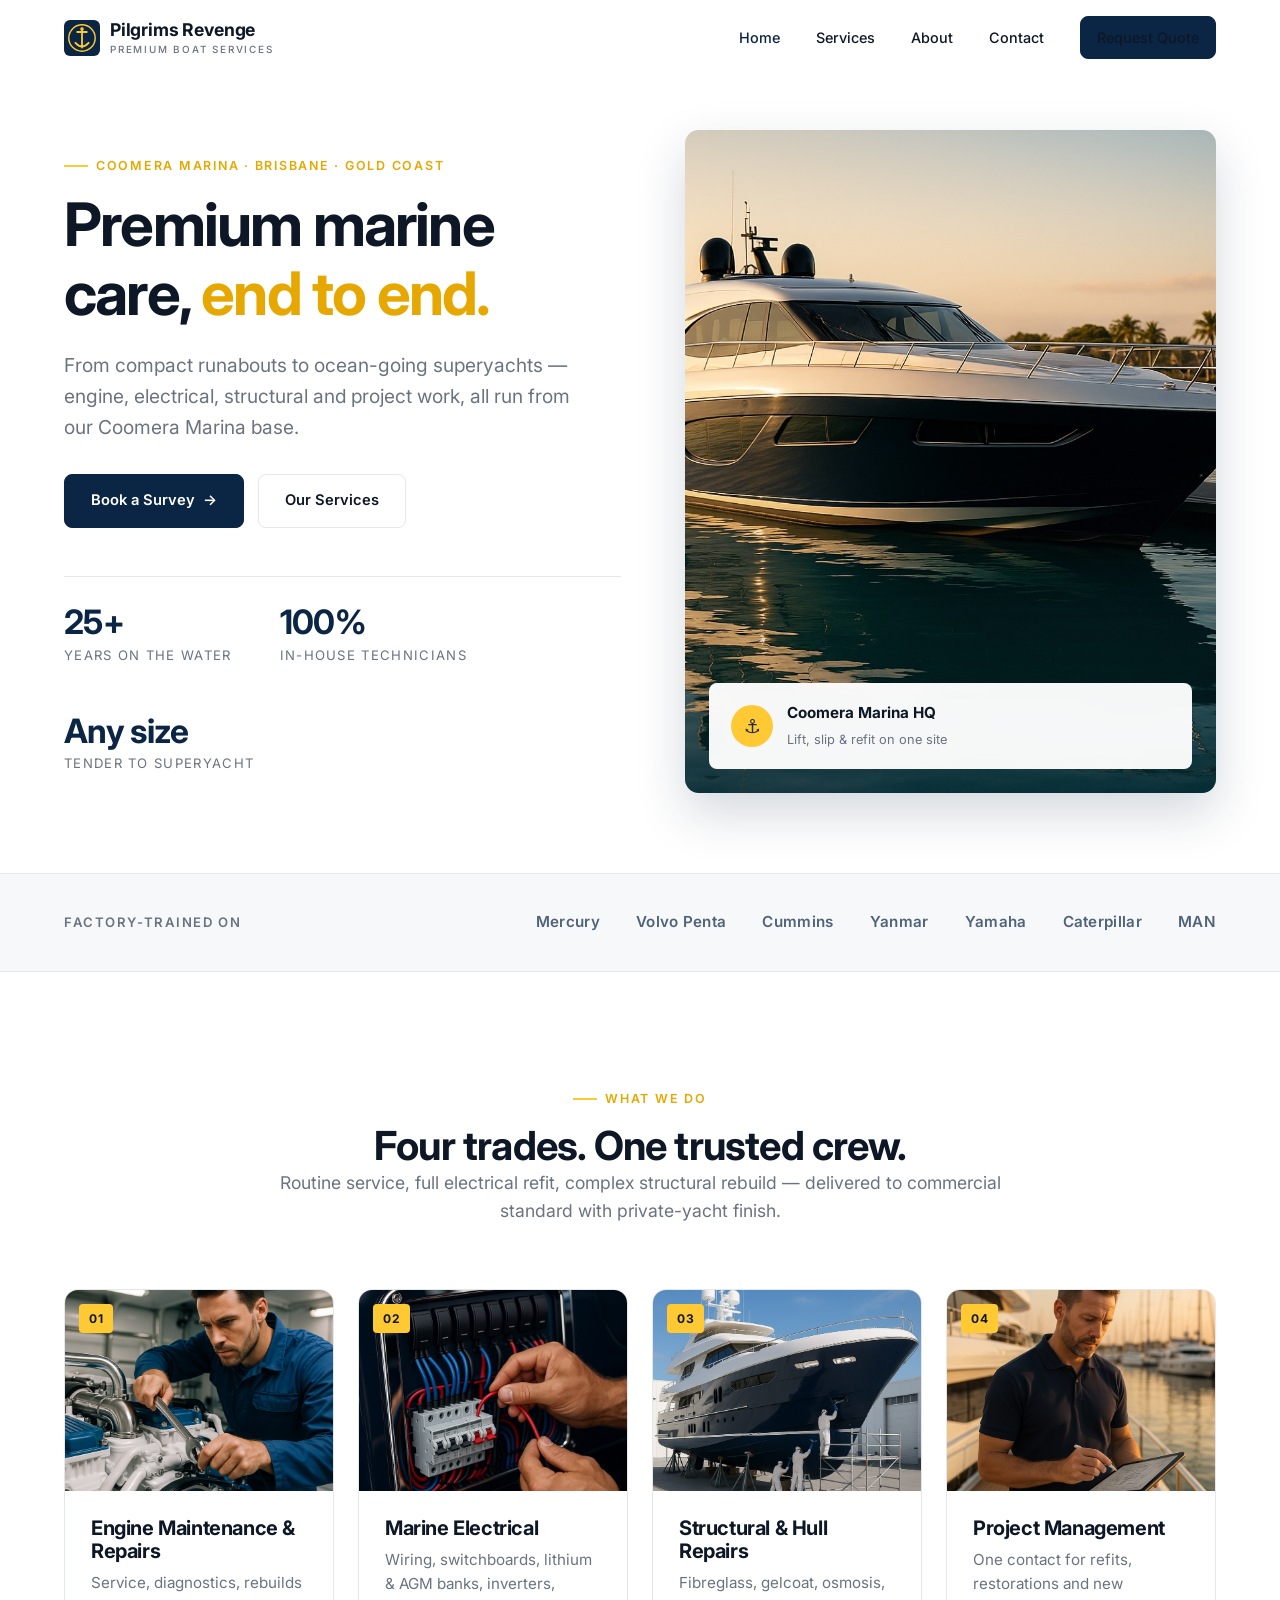
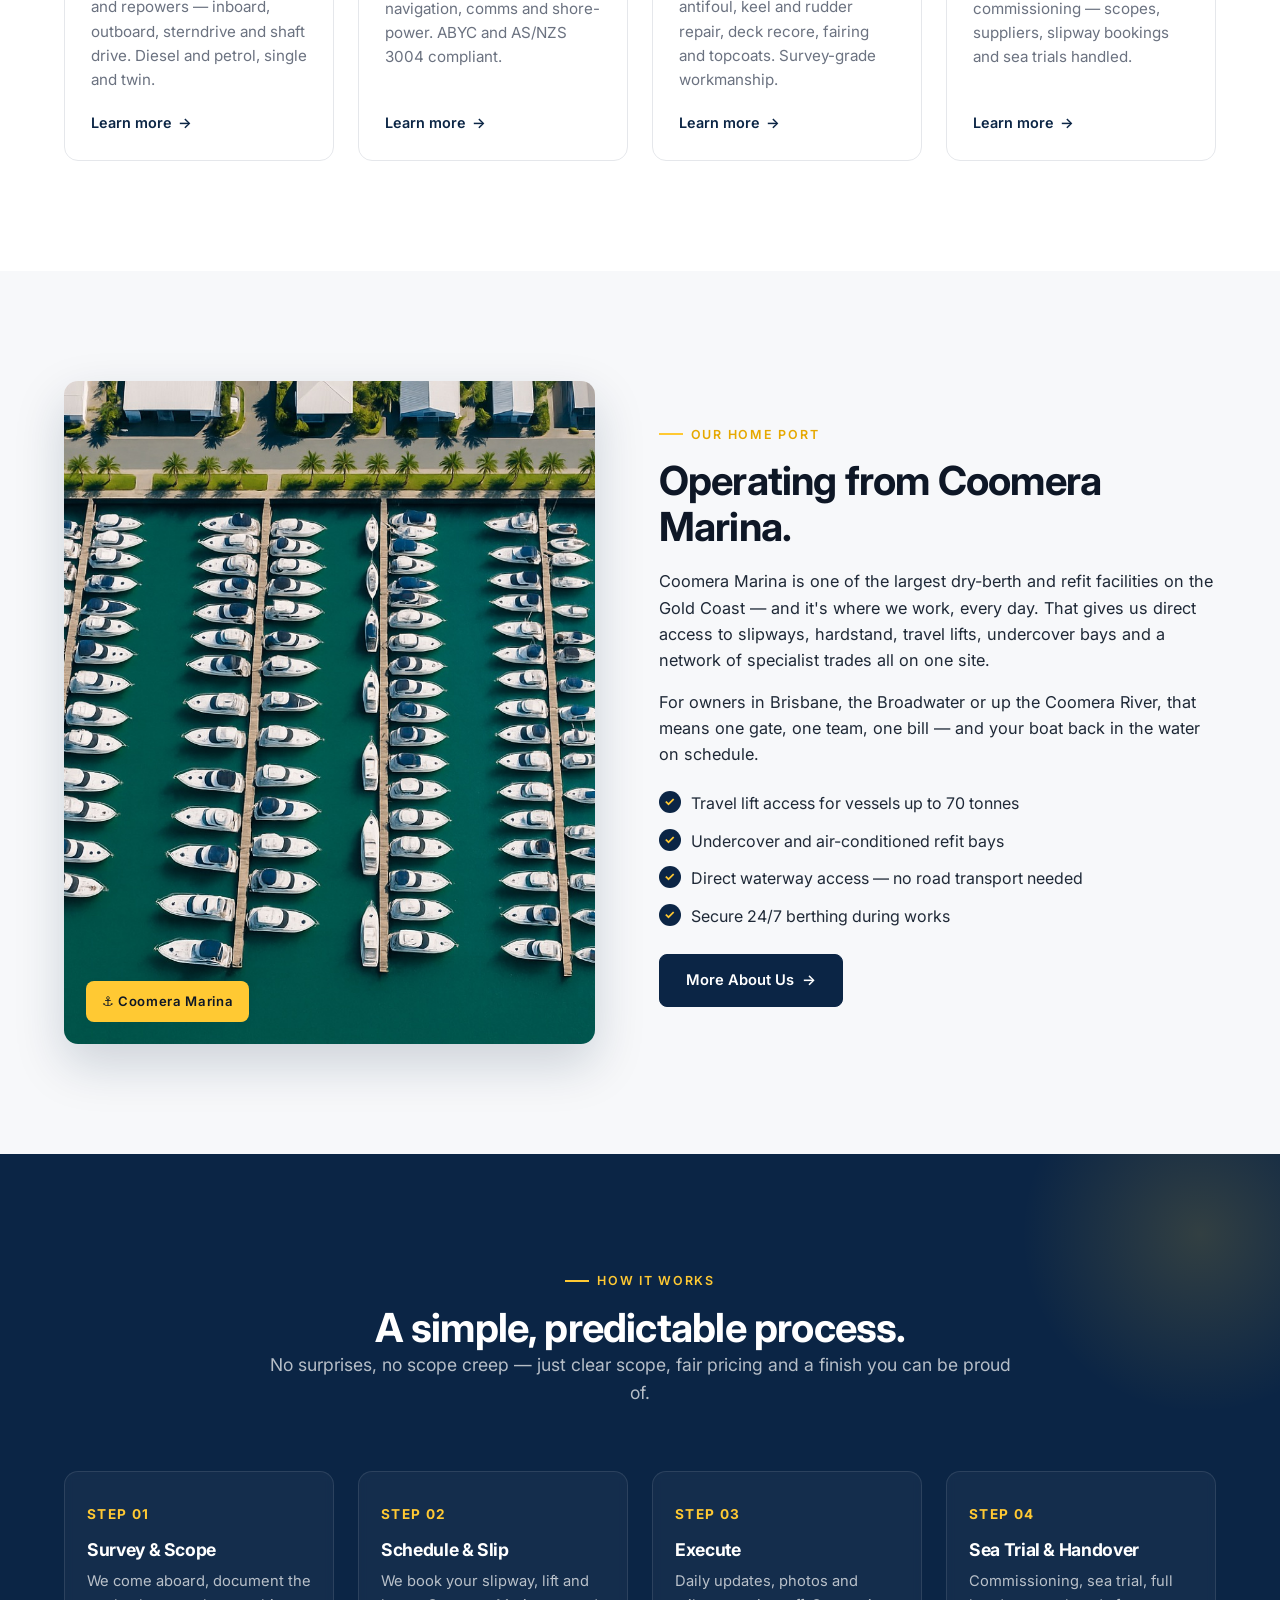
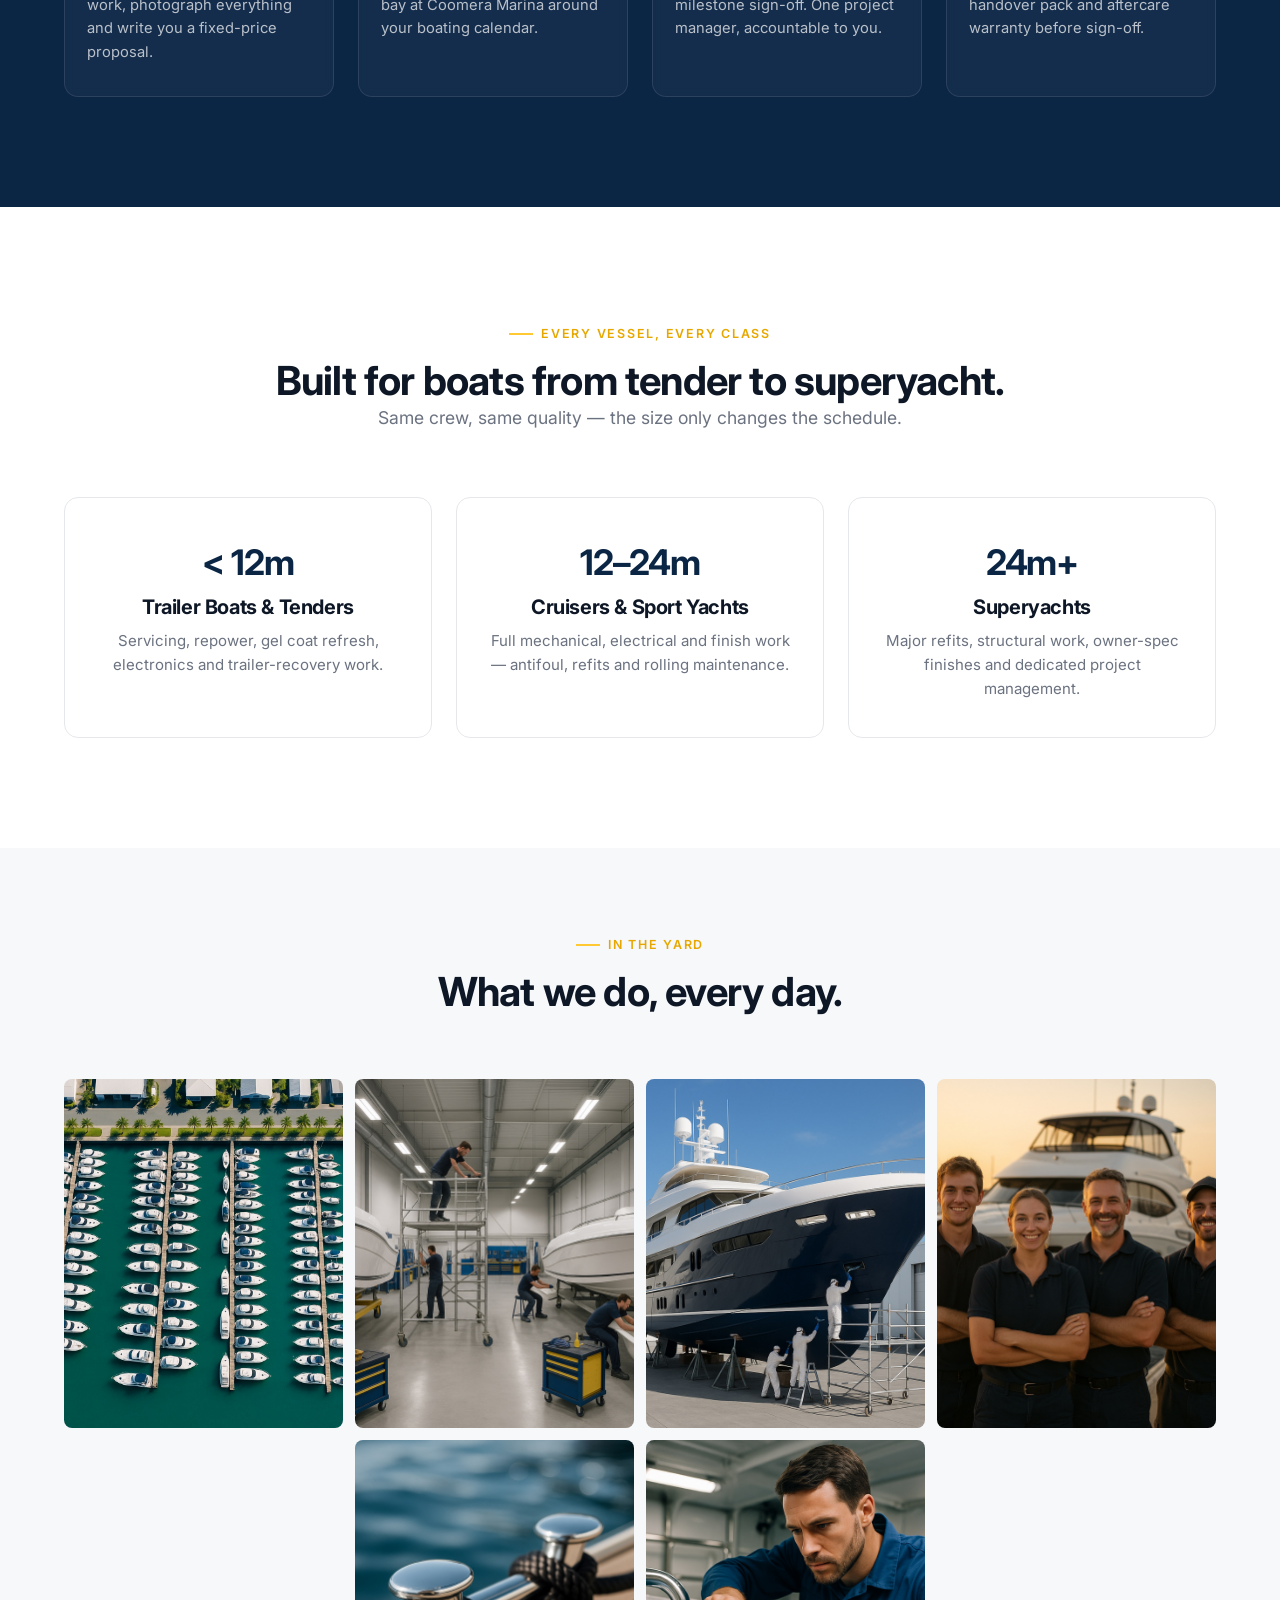
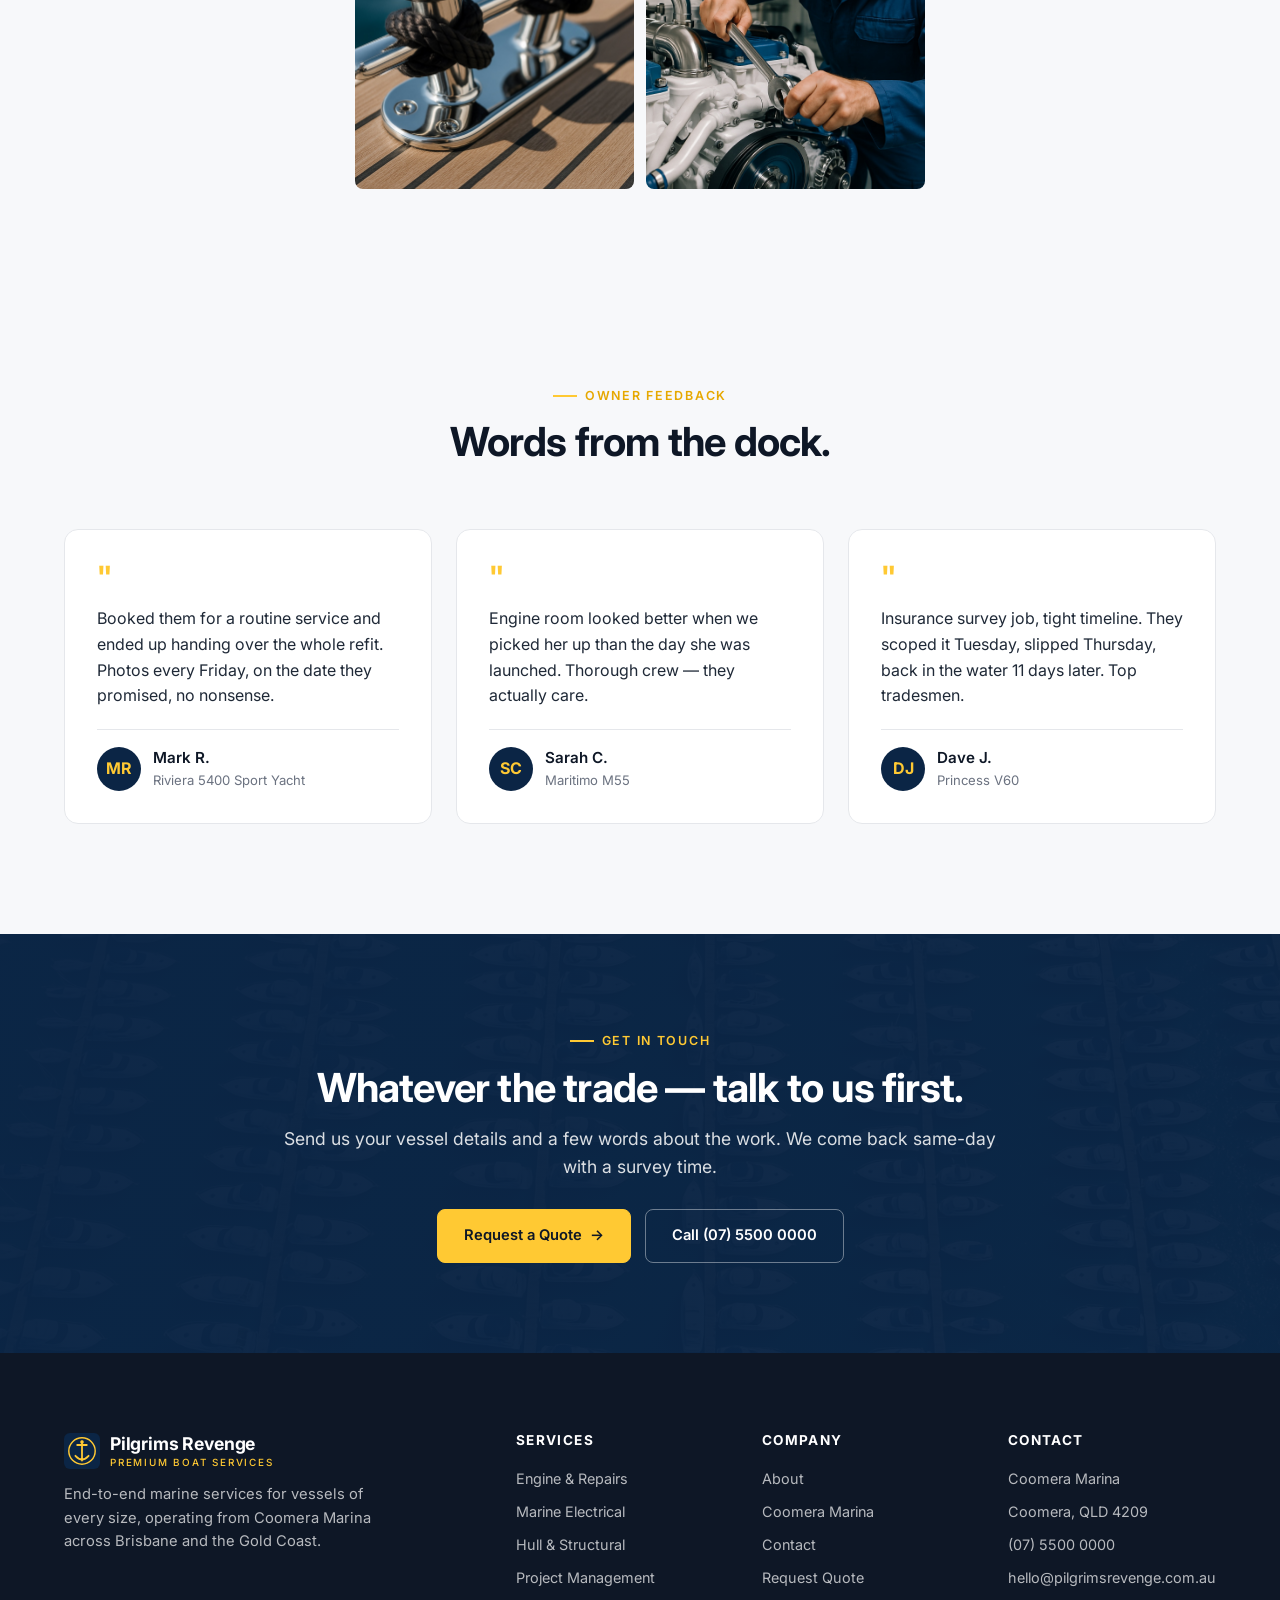
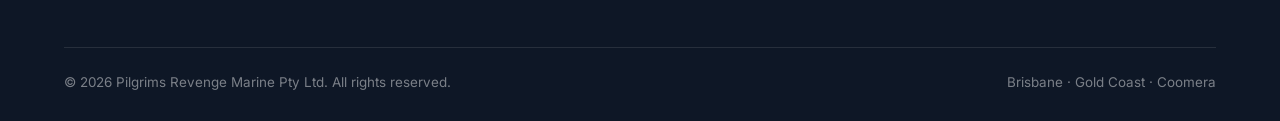
<file: index.html>
<!DOCTYPE html>
<html lang="en">
<head>
<meta charset="UTF-8">
<meta name="viewport" content="width=device-width, initial-scale=1.0">
<title>Pilgrims Revenge — Premium Boat Services | Brisbane &amp; Gold Coast</title>
<meta name="description" content="Premium marine services for vessels of every size. Engine maintenance, electrical, structural &amp; hull repairs and full project management — operating from Coomera Marina, servicing Brisbane and the Gold Coast.">
<meta name="theme-color" content="#0b2545">
<link rel="preconnect" href="https://fonts.googleapis.com">
<link rel="preconnect" href="https://fonts.gstatic.com" crossorigin>
<link href="https://fonts.googleapis.com/css2?family=Inter:wght@300;400;500;600;700;800&display=swap" rel="stylesheet">
<link rel="stylesheet" href="css/styles.css">
<link rel="icon" type="image/svg+xml" href="images/favicon.svg">
</head>
<body>

<!-- ===== HEADER ===== -->
<header class="site-header" id="header">
  <nav class="nav">
    <a href="index.html" class="brand">
      <svg class="brand-mark" viewBox="0 0 60 60" xmlns="http://www.w3.org/2000/svg">
        <rect width="60" height="60" rx="10" fill="#0b2545"/>
        <circle cx="30" cy="30" r="22" fill="none" stroke="#ffc933" stroke-width="2.4"/>
        <path d="M30 14 L30 46 M22 20 L38 20 M19 38 Q30 50 41 38" stroke="#ffc933" stroke-width="3" stroke-linecap="round" fill="none"/>
        <circle cx="30" cy="15" r="3" fill="#ffc933"/>
      </svg>
      <span class="brand-text">
        Pilgrims Revenge
        <small>Premium Boat Services</small>
      </span>
    </a>
    <button class="nav-toggle" aria-label="Toggle navigation">☰</button>
    <ul class="nav-links">
      <li><a href="index.html" class="active">Home</a></li>
      <li><a href="services.html">Services</a></li>
      <li><a href="about.html">About</a></li>
      <li><a href="contact.html">Contact</a></li>
      <li><a href="contact.html" class="btn btn-primary btn-sm">Request Quote</a></li>
    </ul>
  </nav>
</header>

<!-- ===== HERO ===== -->
<section class="hero">
  <div class="container">
    <div class="hero-grid">
      <div class="hero-text">
        <span class="eyebrow">Coomera Marina · Brisbane · Gold Coast</span>
        <h1>Premium marine care, <span class="accent">end to end.</span></h1>
        <p class="hero-tagline">From compact runabouts to ocean-going superyachts — engine, electrical, structural and project work, all run from our Coomera Marina base.</p>
        <div class="hero-buttons">
          <a href="contact.html" class="btn btn-primary">Book a Survey <span class="arrow">→</span></a>
          <a href="services.html" class="btn btn-ghost">Our Services</a>
        </div>
        <div class="hero-stats">
          <div>
            <div class="stat-num">25+</div>
            <div class="stat-label">Years on the water</div>
          </div>
          <div>
            <div class="stat-num">100%</div>
            <div class="stat-label">In-house technicians</div>
          </div>
          <div>
            <div class="stat-num">Any size</div>
            <div class="stat-label">Tender to superyacht</div>
          </div>
        </div>
      </div>
      <div class="hero-image">
        <img src="images/hero.jpg" alt="Luxury motor yacht at the marina" loading="eager">
        <div class="hero-floating">
          <div class="icon">⚓</div>
          <div class="hero-floating-text">
            <strong>Coomera Marina HQ</strong>
            <span>Lift, slip &amp; refit on one site</span>
          </div>
        </div>
      </div>
    </div>
  </div>
</section>

<!-- ===== PARTNERS / BRANDS ===== -->
<section class="partners">
  <div class="container">
    <div class="partners-inner">
      <div class="label">Factory-Trained On</div>
      <div class="partners-list">
        <span>Mercury</span>
        <span>Volvo Penta</span>
        <span>Cummins</span>
        <span>Yanmar</span>
        <span>Yamaha</span>
        <span>Caterpillar</span>
        <span>MAN</span>
      </div>
    </div>
  </div>
</section>

<!-- ===== SERVICES ===== -->
<section id="services">
  <div class="container">
    <div class="section-header">
      <span class="eyebrow">What We Do</span>
      <h2>Four trades. One trusted crew.</h2>
      <p>Routine service, full electrical refit, complex structural rebuild — delivered to commercial standard with private-yacht finish.</p>
    </div>
    <div class="services-grid">
      <div class="service-card">
        <div class="service-card-image">
          <img src="images/engine.jpg" alt="Marine engine maintenance" loading="lazy">
          <span class="num">01</span>
        </div>
        <div class="service-card-body">
          <h3>Engine Maintenance &amp; Repairs</h3>
          <p>Service, diagnostics, rebuilds and repowers — inboard, outboard, sterndrive and shaft drive. Diesel and petrol, single and twin.</p>
          <a href="services.html#engine">Learn more <span class="arrow">→</span></a>
        </div>
      </div>
      <div class="service-card">
        <div class="service-card-image">
          <img src="images/electrical.jpg" alt="Marine electrical switchboard" loading="lazy">
          <span class="num">02</span>
        </div>
        <div class="service-card-body">
          <h3>Marine Electrical</h3>
          <p>Wiring, switchboards, lithium &amp; AGM banks, inverters, navigation, comms and shore-power. ABYC and AS/NZS 3004 compliant.</p>
          <a href="services.html#electrical">Learn more <span class="arrow">→</span></a>
        </div>
      </div>
      <div class="service-card">
        <div class="service-card-image">
          <img src="images/hull.jpg" alt="Hull and structural repair" loading="lazy">
          <span class="num">03</span>
        </div>
        <div class="service-card-body">
          <h3>Structural &amp; Hull Repairs</h3>
          <p>Fibreglass, gelcoat, osmosis, antifoul, keel and rudder repair, deck recore, fairing and topcoats. Survey-grade workmanship.</p>
          <a href="services.html#structural">Learn more <span class="arrow">→</span></a>
        </div>
      </div>
      <div class="service-card">
        <div class="service-card-image">
          <img src="images/project.jpg" alt="Project management on a yacht" loading="lazy">
          <span class="num">04</span>
        </div>
        <div class="service-card-body">
          <h3>Project Management</h3>
          <p>One contact for refits, restorations and new commissioning — scopes, suppliers, slipway bookings and sea trials handled.</p>
          <a href="services.html#project">Learn more <span class="arrow">→</span></a>
        </div>
      </div>
    </div>
  </div>
</section>

<!-- ===== MARINA / ABOUT ===== -->
<section class="split-section tinted" id="marina">
  <div class="container">
    <div class="split">
      <div class="split-image">
        <img src="images/marina.jpg" alt="Coomera Marina aerial view" loading="lazy">
        <div class="badge">⚓ Coomera Marina</div>
      </div>
      <div class="split-content">
        <span class="eyebrow">Our Home Port</span>
        <h2>Operating from Coomera Marina.</h2>
        <p>Coomera Marina is one of the largest dry-berth and refit facilities on the Gold Coast — and it's where we work, every day. That gives us direct access to slipways, hardstand, travel lifts, undercover bays and a network of specialist trades all on one site.</p>
        <p>For owners in Brisbane, the Broadwater or up the Coomera River, that means one gate, one team, one bill — and your boat back in the water on schedule.</p>
        <ul class="feature-list">
          <li>Travel lift access for vessels up to 70 tonnes</li>
          <li>Undercover and air-conditioned refit bays</li>
          <li>Direct waterway access — no road transport needed</li>
          <li>Secure 24/7 berthing during works</li>
        </ul>
        <a href="about.html" class="btn btn-primary">More About Us <span class="arrow">→</span></a>
      </div>
    </div>
  </div>
</section>

<!-- ===== PROCESS ===== -->
<section class="process-section">
  <div class="container">
    <div class="section-header">
      <span class="eyebrow">How It Works</span>
      <h2>A simple, predictable process.</h2>
      <p>No surprises, no scope creep — just clear scope, fair pricing and a finish you can be proud of.</p>
    </div>
    <div class="process-grid">
      <div class="process-step">
        <div class="process-num">STEP 01</div>
        <h4>Survey &amp; Scope</h4>
        <p>We come aboard, document the work, photograph everything and write you a fixed-price proposal.</p>
      </div>
      <div class="process-step">
        <div class="process-num">STEP 02</div>
        <h4>Schedule &amp; Slip</h4>
        <p>We book your slipway, lift and bay at Coomera Marina around your boating calendar.</p>
      </div>
      <div class="process-step">
        <div class="process-num">STEP 03</div>
        <h4>Execute</h4>
        <p>Daily updates, photos and milestone sign-off. One project manager, accountable to you.</p>
      </div>
      <div class="process-step">
        <div class="process-num">STEP 04</div>
        <h4>Sea Trial &amp; Handover</h4>
        <p>Commissioning, sea trial, full handover pack and aftercare warranty before sign-off.</p>
      </div>
    </div>
  </div>
</section>

<!-- ===== FLEET ===== -->
<section class="fleet-section">
  <div class="container">
    <div class="section-header">
      <span class="eyebrow">Every Vessel, Every Class</span>
      <h2>Built for boats from tender to superyacht.</h2>
      <p>Same crew, same quality — the size only changes the schedule.</p>
    </div>
    <div class="fleet-grid">
      <div class="fleet-item">
        <span class="size">&lt;&nbsp;12m</span>
        <h3>Trailer Boats &amp; Tenders</h3>
        <p>Servicing, repower, gel coat refresh, electronics and trailer-recovery work.</p>
      </div>
      <div class="fleet-item">
        <span class="size">12–24m</span>
        <h3>Cruisers &amp; Sport Yachts</h3>
        <p>Full mechanical, electrical and finish work — antifoul, refits and rolling maintenance.</p>
      </div>
      <div class="fleet-item">
        <span class="size">24m+</span>
        <h3>Superyachts</h3>
        <p>Major refits, structural work, owner-spec finishes and dedicated project management.</p>
      </div>
    </div>
  </div>
</section>

<!-- ===== GALLERY ===== -->
<section style="padding: 80px 0; background: var(--bg-soft);">
  <div class="container">
    <div class="section-header">
      <span class="eyebrow">In the Yard</span>
      <h2>What we do, every day.</h2>
    </div>
    <div class="gallery">
      <div class="gallery-item tall"><img src="images/marina.jpg" alt="Marina aerial" loading="lazy"></div>
      <div class="gallery-item"><img src="images/workshop.jpg" alt="Workshop interior" loading="lazy"></div>
      <div class="gallery-item"><img src="images/hull.jpg" alt="Hull repair" loading="lazy"></div>
      <div class="gallery-item"><img src="images/team.jpg" alt="Marine team" loading="lazy"></div>
      <div class="gallery-item"><img src="images/detail.jpg" alt="Yacht detail" loading="lazy"></div>
      <div class="gallery-item"><img src="images/engine.jpg" alt="Engine bay" loading="lazy"></div>
    </div>
  </div>
</section>

<!-- ===== TESTIMONIALS ===== -->
<section class="testimonials-section">
  <div class="container">
    <div class="section-header">
      <span class="eyebrow">Owner Feedback</span>
      <h2>Words from the dock.</h2>
    </div>
    <div class="testimonials-grid">
      <div class="testimonial">
        <div class="quote-mark">"</div>
        <p>Booked them for a routine service and ended up handing over the whole refit. Photos every Friday, on the date they promised, no nonsense.</p>
        <div class="testimonial-author">
          <div class="avatar">MR</div>
          <div>
            <div class="name">Mark R.</div>
            <div class="vessel">Riviera 5400 Sport Yacht</div>
          </div>
        </div>
      </div>
      <div class="testimonial">
        <div class="quote-mark">"</div>
        <p>Engine room looked better when we picked her up than the day she was launched. Thorough crew — they actually care.</p>
        <div class="testimonial-author">
          <div class="avatar">SC</div>
          <div>
            <div class="name">Sarah C.</div>
            <div class="vessel">Maritimo M55</div>
          </div>
        </div>
      </div>
      <div class="testimonial">
        <div class="quote-mark">"</div>
        <p>Insurance survey job, tight timeline. They scoped it Tuesday, slipped Thursday, back in the water 11 days later. Top tradesmen.</p>
        <div class="testimonial-author">
          <div class="avatar">DJ</div>
          <div>
            <div class="name">Dave J.</div>
            <div class="vessel">Princess V60</div>
          </div>
        </div>
      </div>
    </div>
  </div>
</section>

<!-- ===== CTA ===== -->
<section class="cta-banner">
  <div class="container">
    <div class="cta-banner-inner">
      <span class="eyebrow" style="color: var(--yellow);">Get In Touch</span>
      <h2>Whatever the trade — talk to us first.</h2>
      <p>Send us your vessel details and a few words about the work. We come back same-day with a survey time.</p>
      <div class="cta-buttons">
        <a href="contact.html" class="btn btn-yellow">Request a Quote <span class="arrow">→</span></a>
        <a href="tel:+61755000000" class="btn btn-on-dark">Call (07) 5500 0000</a>
      </div>
    </div>
  </div>
</section>

<!-- ===== FOOTER ===== -->
<footer>
  <div class="container">
    <div class="footer-grid">
      <div class="footer-brand">
        <a href="index.html" class="brand">
          <svg class="brand-mark" viewBox="0 0 60 60" xmlns="http://www.w3.org/2000/svg">
            <rect width="60" height="60" rx="10" fill="#0b2545"/>
            <circle cx="30" cy="30" r="22" fill="none" stroke="#ffc933" stroke-width="2.4"/>
            <path d="M30 14 L30 46 M22 20 L38 20 M19 38 Q30 50 41 38" stroke="#ffc933" stroke-width="3" stroke-linecap="round" fill="none"/>
            <circle cx="30" cy="15" r="3" fill="#ffc933"/>
          </svg>
          <span class="brand-text">Pilgrims Revenge<small>Premium Boat Services</small></span>
        </a>
        <p>End-to-end marine services for vessels of every size, operating from Coomera Marina across Brisbane and the Gold Coast.</p>
      </div>
      <div>
        <h4>Services</h4>
        <ul>
          <li><a href="services.html#engine">Engine &amp; Repairs</a></li>
          <li><a href="services.html#electrical">Marine Electrical</a></li>
          <li><a href="services.html#structural">Hull &amp; Structural</a></li>
          <li><a href="services.html#project">Project Management</a></li>
        </ul>
      </div>
      <div>
        <h4>Company</h4>
        <ul>
          <li><a href="about.html">About</a></li>
          <li><a href="about.html#marina">Coomera Marina</a></li>
          <li><a href="contact.html">Contact</a></li>
          <li><a href="contact.html#quote">Request Quote</a></li>
        </ul>
      </div>
      <div>
        <h4>Contact</h4>
        <ul>
          <li>Coomera Marina</li>
          <li>Coomera, QLD 4209</li>
          <li><a href="tel:+61755000000">(07) 5500 0000</a></li>
          <li><a href="mailto:hello@pilgrimsrevenge.com.au">hello@pilgrimsrevenge.com.au</a></li>
        </ul>
      </div>
    </div>
    <div class="footer-bottom">
      <div>© <span id="year"></span> Pilgrims Revenge Marine Pty Ltd. All rights reserved.</div>
      <div>Brisbane · Gold Coast · Coomera</div>
    </div>
  </div>
</footer>

<script src="js/main.js"></script>
</body>
</html>
</file>
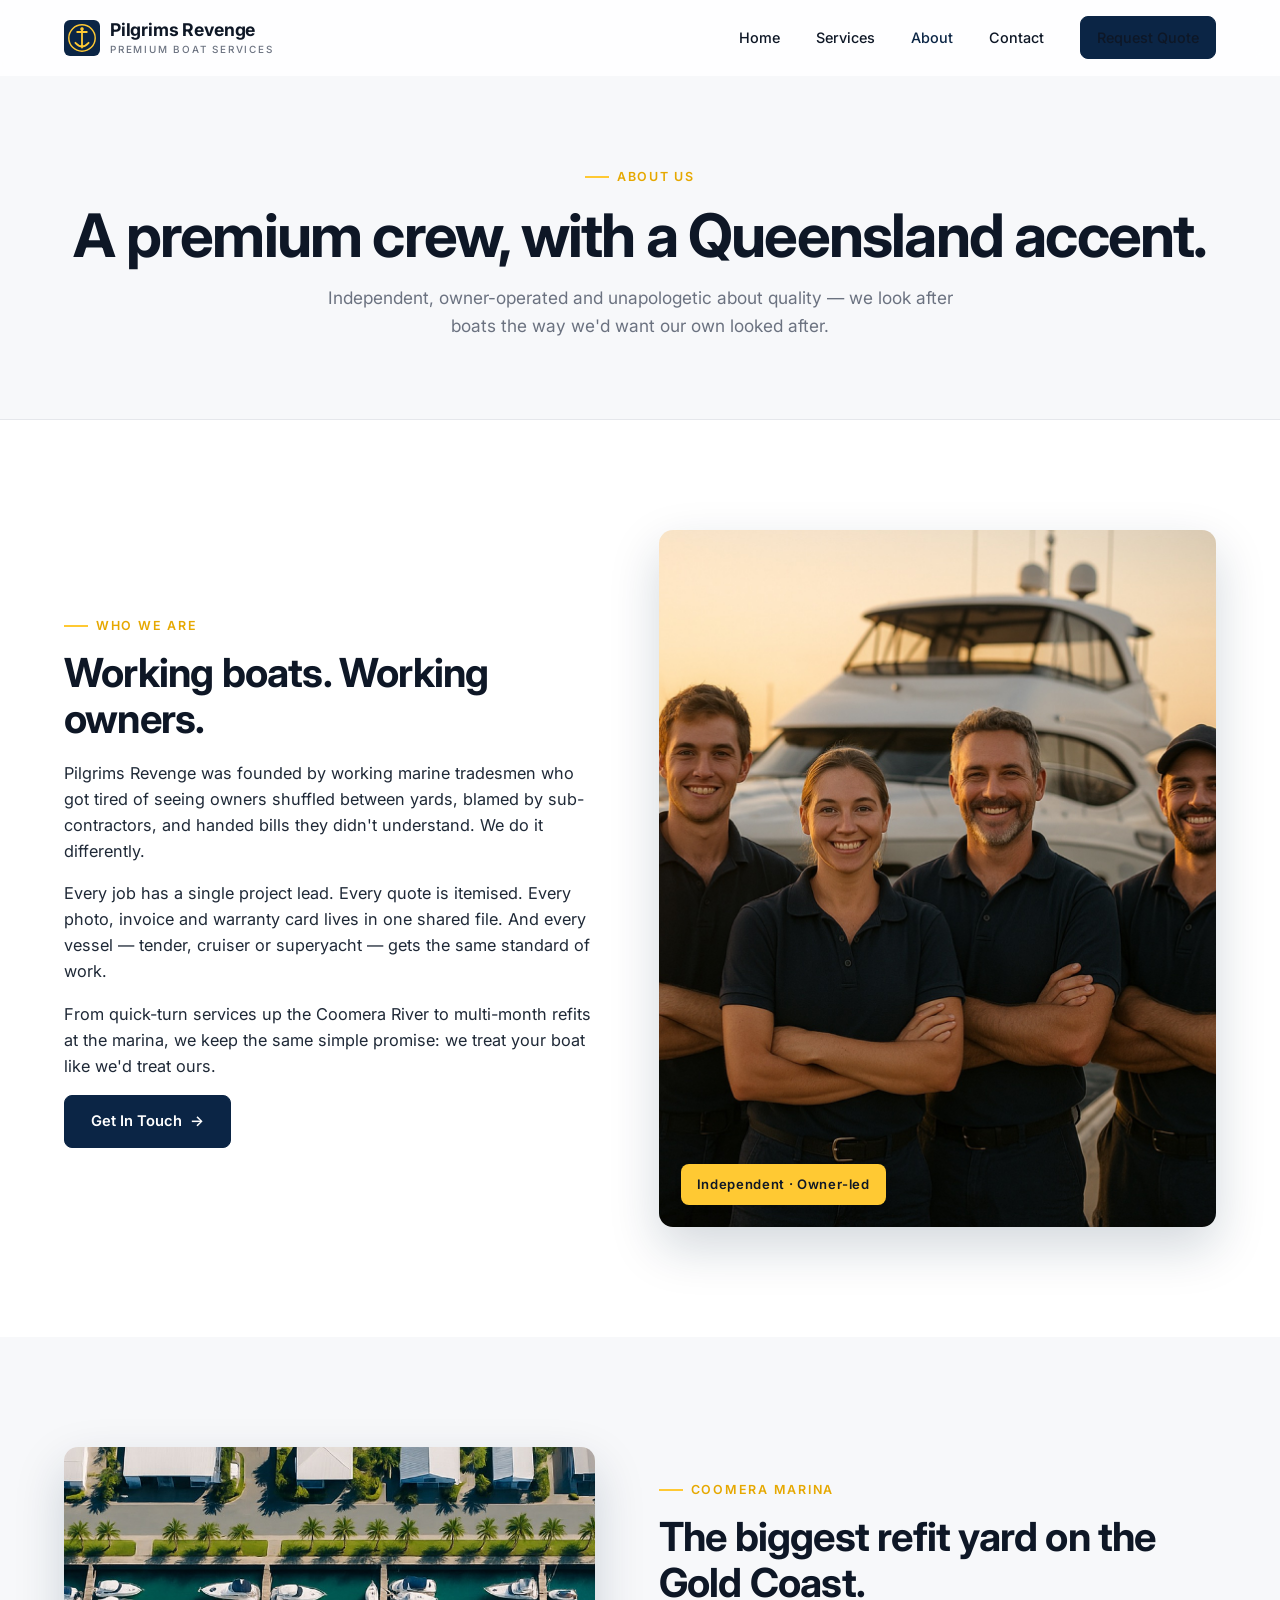
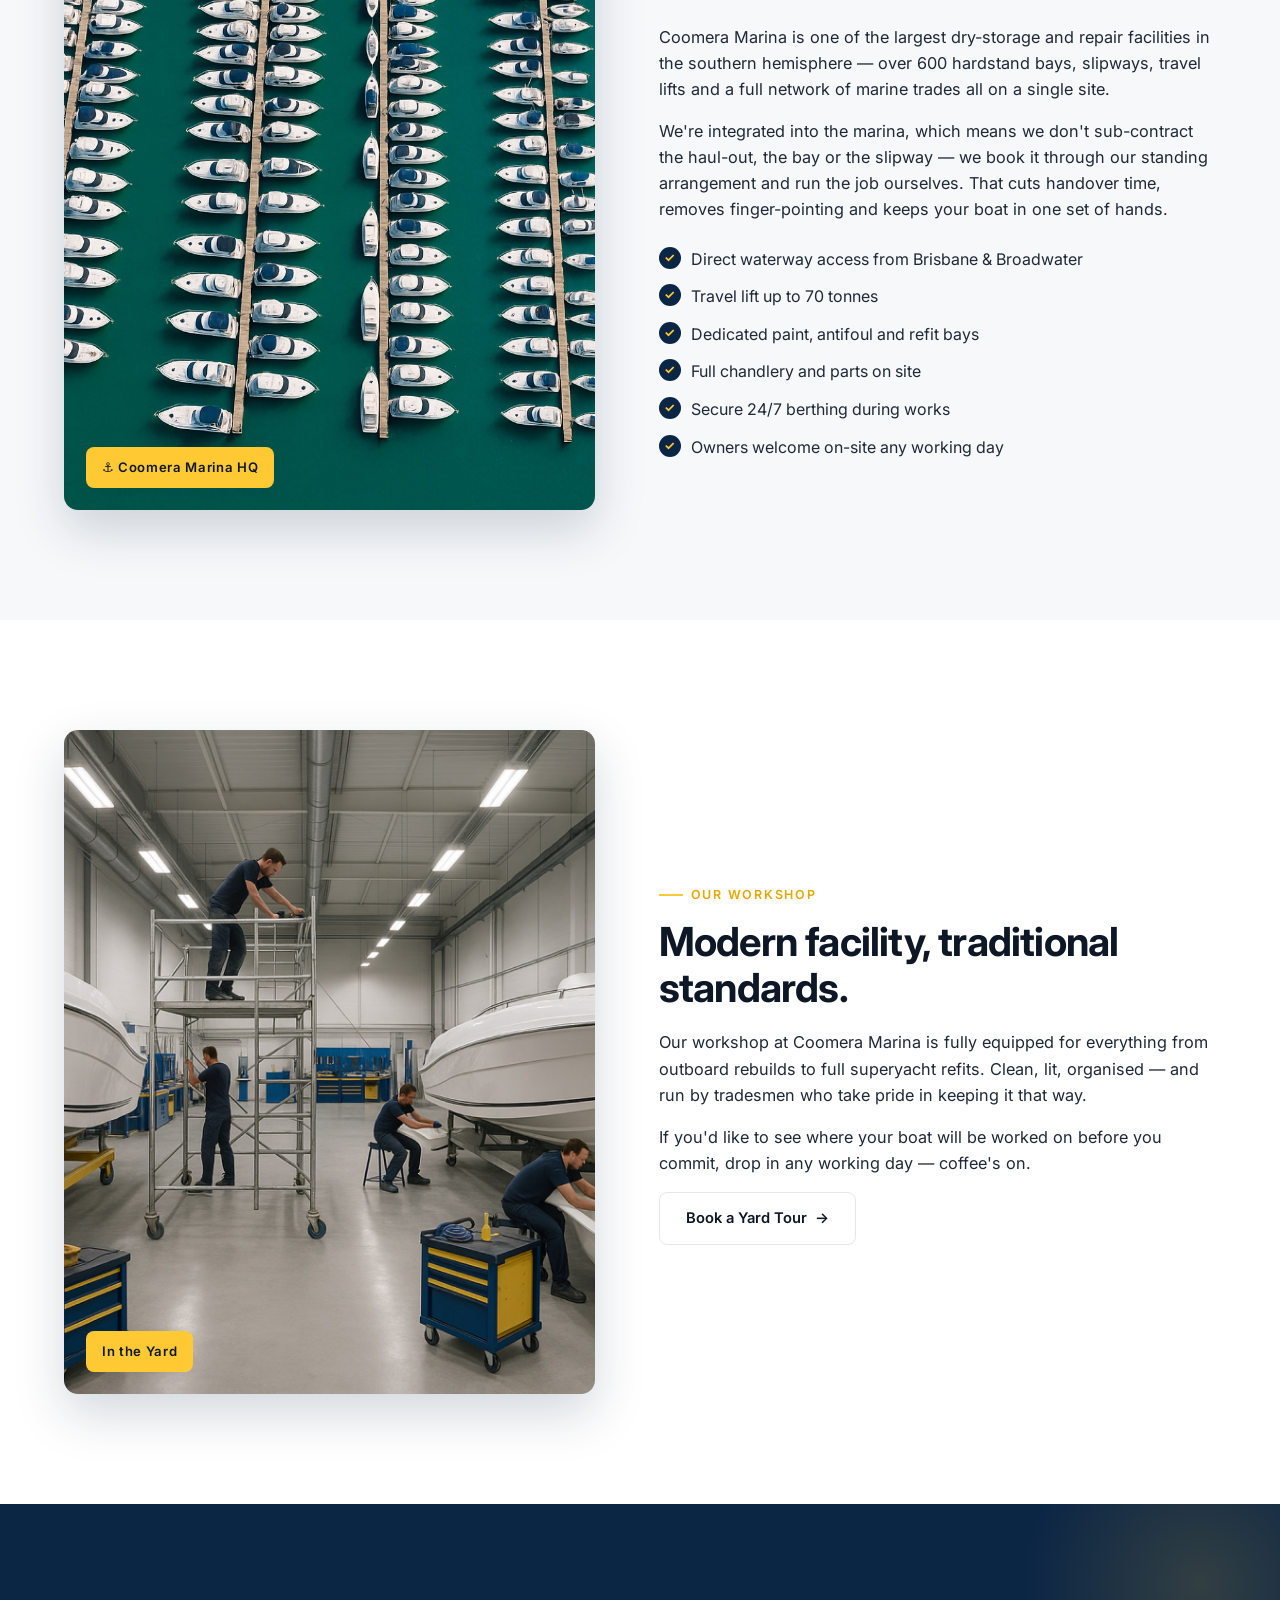
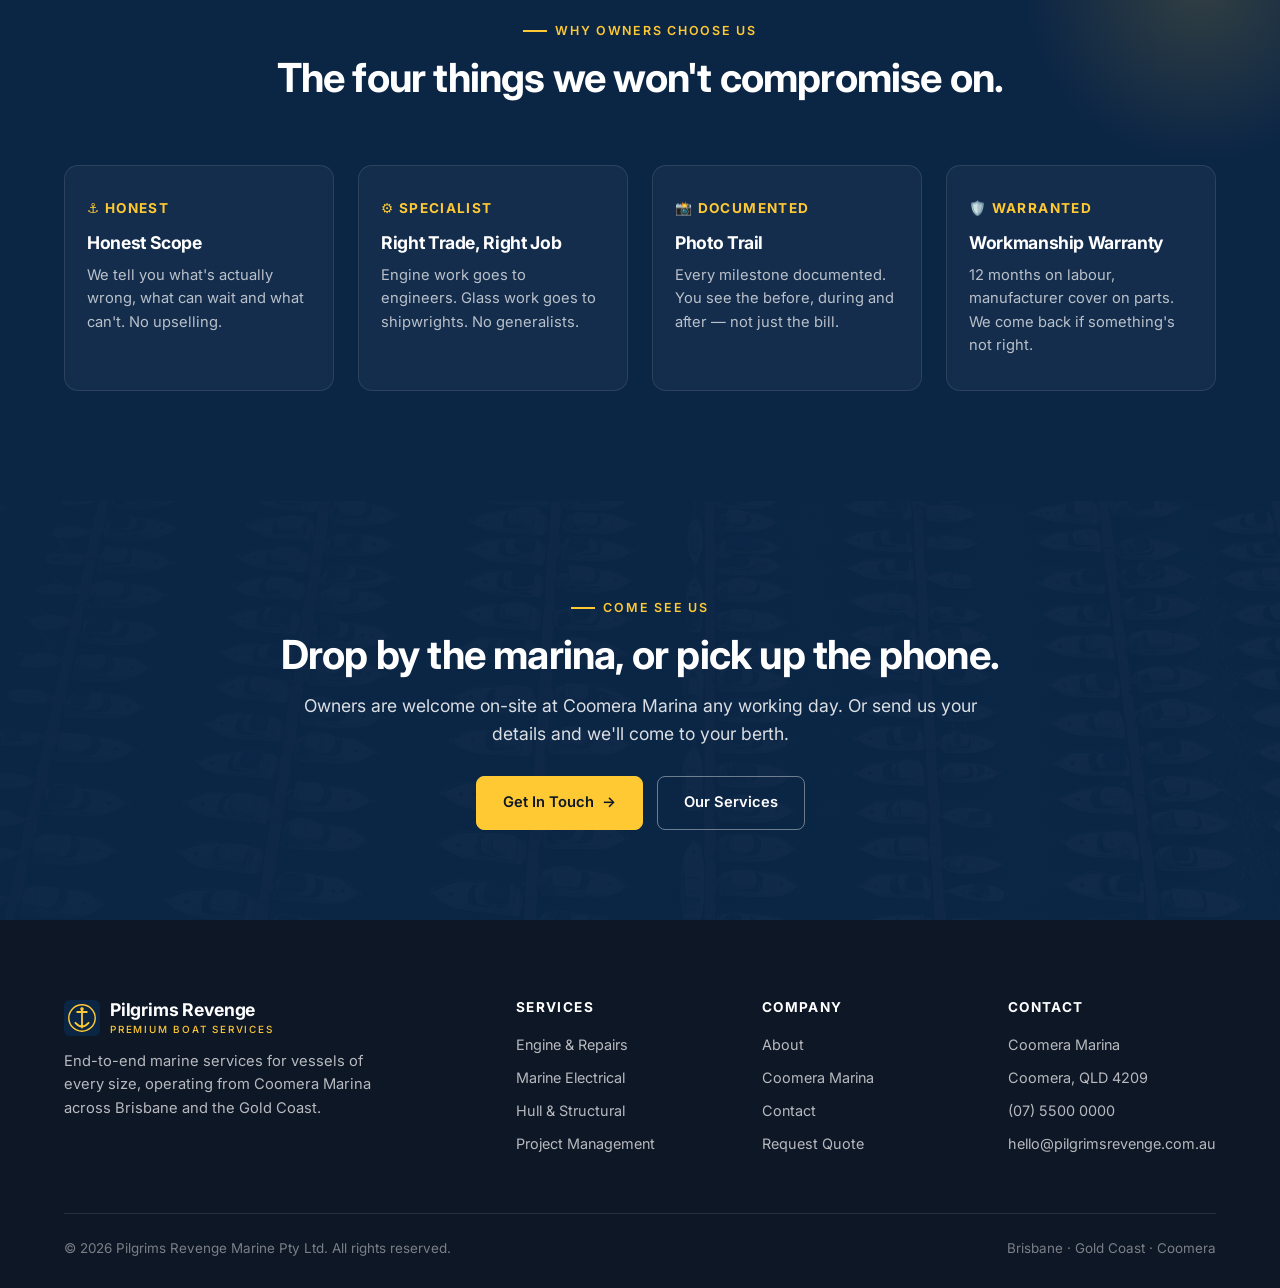
<file: about.html>
<!DOCTYPE html>
<html lang="en">
<head>
<meta charset="UTF-8">
<meta name="viewport" content="width=device-width, initial-scale=1.0">
<title>About — Pilgrims Revenge Marine</title>
<meta name="description" content="Independent, owner-operated marine services with a permanent home at Coomera Marina, serving Brisbane and the Gold Coast.">
<meta name="theme-color" content="#0b2545">
<link rel="preconnect" href="https://fonts.googleapis.com">
<link rel="preconnect" href="https://fonts.gstatic.com" crossorigin>
<link href="https://fonts.googleapis.com/css2?family=Inter:wght@300;400;500;600;700;800&display=swap" rel="stylesheet">
<link rel="stylesheet" href="css/styles.css">
<link rel="icon" type="image/svg+xml" href="images/favicon.svg">
</head>
<body>

<header class="site-header" id="header">
  <nav class="nav">
    <a href="index.html" class="brand">
      <svg class="brand-mark" viewBox="0 0 60 60" xmlns="http://www.w3.org/2000/svg">
        <rect width="60" height="60" rx="10" fill="#0b2545"/>
        <circle cx="30" cy="30" r="22" fill="none" stroke="#ffc933" stroke-width="2.4"/>
        <path d="M30 14 L30 46 M22 20 L38 20 M19 38 Q30 50 41 38" stroke="#ffc933" stroke-width="3" stroke-linecap="round" fill="none"/>
        <circle cx="30" cy="15" r="3" fill="#ffc933"/>
      </svg>
      <span class="brand-text">Pilgrims Revenge<small>Premium Boat Services</small></span>
    </a>
    <button class="nav-toggle" aria-label="Toggle navigation">☰</button>
    <ul class="nav-links">
      <li><a href="index.html">Home</a></li>
      <li><a href="services.html">Services</a></li>
      <li><a href="about.html" class="active">About</a></li>
      <li><a href="contact.html">Contact</a></li>
      <li><a href="contact.html" class="btn btn-primary btn-sm">Request Quote</a></li>
    </ul>
  </nav>
</header>

<section class="page-hero">
  <div class="container">
    <span class="eyebrow">About Us</span>
    <h1>A premium crew, with a Queensland accent.</h1>
    <p>Independent, owner-operated and unapologetic about quality — we look after boats the way we'd want our own looked after.</p>
  </div>
</section>

<section class="split-section">
  <div class="container">
    <div class="split">
      <div class="split-content">
        <span class="eyebrow">Who We Are</span>
        <h2>Working boats. Working owners.</h2>
        <p>Pilgrims Revenge was founded by working marine tradesmen who got tired of seeing owners shuffled between yards, blamed by sub-contractors, and handed bills they didn't understand. We do it differently.</p>
        <p>Every job has a single project lead. Every quote is itemised. Every photo, invoice and warranty card lives in one shared file. And every vessel — tender, cruiser or superyacht — gets the same standard of work.</p>
        <p>From quick-turn services up the Coomera River to multi-month refits at the marina, we keep the same simple promise: we treat your boat like we'd treat ours.</p>
        <a href="contact.html" class="btn btn-primary">Get In Touch <span class="arrow">→</span></a>
      </div>
      <div class="split-image">
        <img src="images/team.jpg" alt="Pilgrims Revenge marine team">
        <div class="badge">Independent · Owner-led</div>
      </div>
    </div>
  </div>
</section>

<section class="split-section tinted" id="marina">
  <div class="container">
    <div class="split reverse">
      <div class="split-content">
        <span class="eyebrow">Coomera Marina</span>
        <h2>The biggest refit yard on the Gold Coast.</h2>
        <p>Coomera Marina is one of the largest dry-storage and repair facilities in the southern hemisphere — over 600 hardstand bays, slipways, travel lifts and a full network of marine trades all on a single site.</p>
        <p>We're integrated into the marina, which means we don't sub-contract the haul-out, the bay or the slipway — we book it through our standing arrangement and run the job ourselves. That cuts handover time, removes finger-pointing and keeps your boat in one set of hands.</p>
        <ul class="feature-list">
          <li>Direct waterway access from Brisbane &amp; Broadwater</li>
          <li>Travel lift up to 70 tonnes</li>
          <li>Dedicated paint, antifoul and refit bays</li>
          <li>Full chandlery and parts on site</li>
          <li>Secure 24/7 berthing during works</li>
          <li>Owners welcome on-site any working day</li>
        </ul>
      </div>
      <div class="split-image">
        <img src="images/marina.jpg" alt="Coomera Marina aerial view">
        <div class="badge">⚓ Coomera Marina HQ</div>
      </div>
    </div>
  </div>
</section>

<section class="split-section">
  <div class="container">
    <div class="split">
      <div class="split-image">
        <img src="images/workshop.jpg" alt="Pilgrims Revenge workshop">
        <div class="badge">In the Yard</div>
      </div>
      <div class="split-content">
        <span class="eyebrow">Our Workshop</span>
        <h2>Modern facility, traditional standards.</h2>
        <p>Our workshop at Coomera Marina is fully equipped for everything from outboard rebuilds to full superyacht refits. Clean, lit, organised — and run by tradesmen who take pride in keeping it that way.</p>
        <p>If you'd like to see where your boat will be worked on before you commit, drop in any working day — coffee's on.</p>
        <a href="contact.html" class="btn btn-ghost">Book a Yard Tour <span class="arrow">→</span></a>
      </div>
    </div>
  </div>
</section>

<section class="process-section">
  <div class="container">
    <div class="section-header">
      <span class="eyebrow">Why Owners Choose Us</span>
      <h2>The four things we won't compromise on.</h2>
    </div>
    <div class="process-grid">
      <div class="process-step">
        <div class="process-num">⚓ HONEST</div>
        <h4>Honest Scope</h4>
        <p>We tell you what's actually wrong, what can wait and what can't. No upselling.</p>
      </div>
      <div class="process-step">
        <div class="process-num">⚙️ SPECIALIST</div>
        <h4>Right Trade, Right Job</h4>
        <p>Engine work goes to engineers. Glass work goes to shipwrights. No generalists.</p>
      </div>
      <div class="process-step">
        <div class="process-num">📸 DOCUMENTED</div>
        <h4>Photo Trail</h4>
        <p>Every milestone documented. You see the before, during and after — not just the bill.</p>
      </div>
      <div class="process-step">
        <div class="process-num">🛡️ WARRANTED</div>
        <h4>Workmanship Warranty</h4>
        <p>12 months on labour, manufacturer cover on parts. We come back if something's not right.</p>
      </div>
    </div>
  </div>
</section>

<section class="cta-banner">
  <div class="container">
    <div class="cta-banner-inner">
      <span class="eyebrow" style="color: var(--yellow);">Come See Us</span>
      <h2>Drop by the marina, or pick up the phone.</h2>
      <p>Owners are welcome on-site at Coomera Marina any working day. Or send us your details and we'll come to your berth.</p>
      <div class="cta-buttons">
        <a href="contact.html" class="btn btn-yellow">Get In Touch <span class="arrow">→</span></a>
        <a href="services.html" class="btn btn-on-dark">Our Services</a>
      </div>
    </div>
  </div>
</section>

<footer>
  <div class="container">
    <div class="footer-grid">
      <div class="footer-brand">
        <a href="index.html" class="brand">
          <svg class="brand-mark" viewBox="0 0 60 60" xmlns="http://www.w3.org/2000/svg">
            <rect width="60" height="60" rx="10" fill="#0b2545"/>
            <circle cx="30" cy="30" r="22" fill="none" stroke="#ffc933" stroke-width="2.4"/>
            <path d="M30 14 L30 46 M22 20 L38 20 M19 38 Q30 50 41 38" stroke="#ffc933" stroke-width="3" stroke-linecap="round" fill="none"/>
            <circle cx="30" cy="15" r="3" fill="#ffc933"/>
          </svg>
          <span class="brand-text">Pilgrims Revenge<small>Premium Boat Services</small></span>
        </a>
        <p>End-to-end marine services for vessels of every size, operating from Coomera Marina across Brisbane and the Gold Coast.</p>
      </div>
      <div>
        <h4>Services</h4>
        <ul>
          <li><a href="services.html#engine">Engine &amp; Repairs</a></li>
          <li><a href="services.html#electrical">Marine Electrical</a></li>
          <li><a href="services.html#structural">Hull &amp; Structural</a></li>
          <li><a href="services.html#project">Project Management</a></li>
        </ul>
      </div>
      <div>
        <h4>Company</h4>
        <ul>
          <li><a href="about.html">About</a></li>
          <li><a href="about.html#marina">Coomera Marina</a></li>
          <li><a href="contact.html">Contact</a></li>
          <li><a href="contact.html#quote">Request Quote</a></li>
        </ul>
      </div>
      <div>
        <h4>Contact</h4>
        <ul>
          <li>Coomera Marina</li>
          <li>Coomera, QLD 4209</li>
          <li><a href="tel:+61755000000">(07) 5500 0000</a></li>
          <li><a href="mailto:hello@pilgrimsrevenge.com.au">hello@pilgrimsrevenge.com.au</a></li>
        </ul>
      </div>
    </div>
    <div class="footer-bottom">
      <div>© <span id="year"></span> Pilgrims Revenge Marine Pty Ltd. All rights reserved.</div>
      <div>Brisbane · Gold Coast · Coomera</div>
    </div>
  </div>
</footer>

<script src="js/main.js"></script>
</body>
</html>
</file>
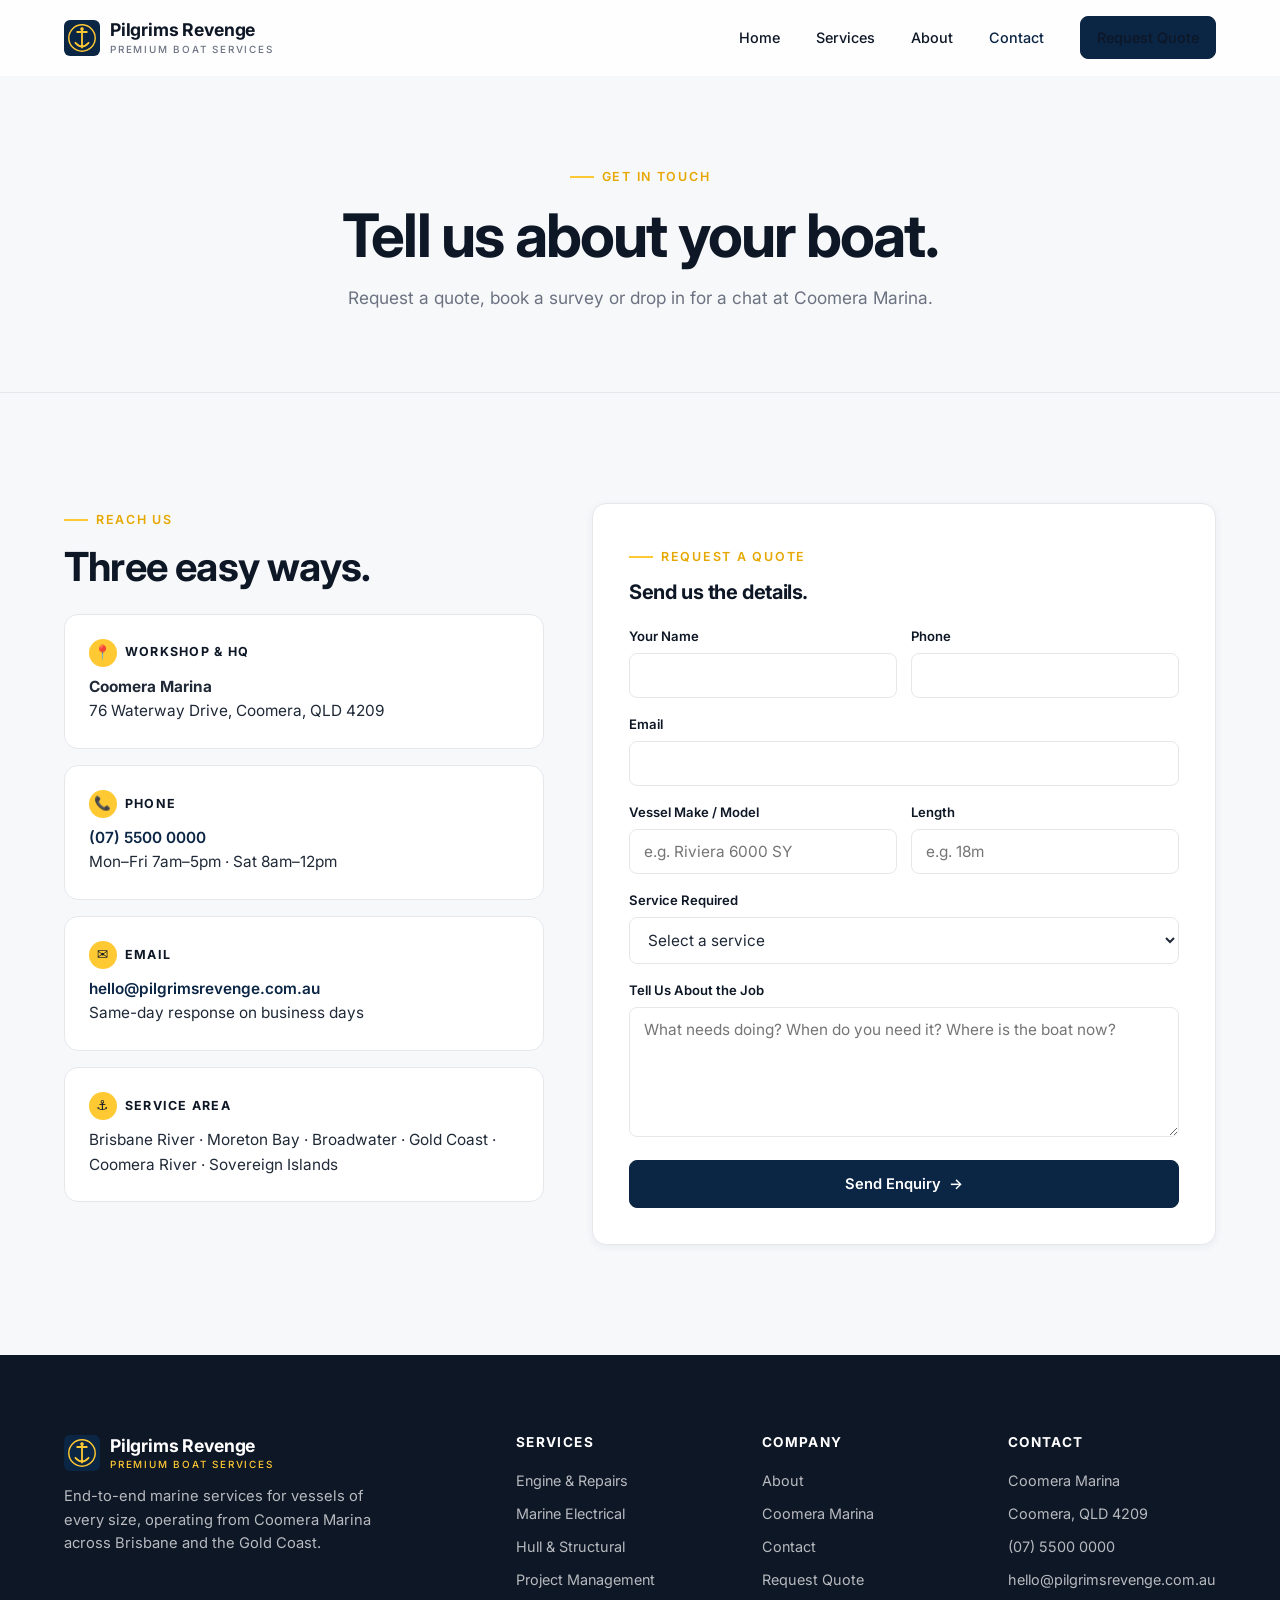
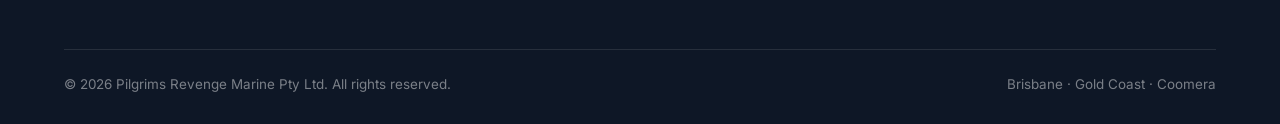
<file: contact.html>
<!DOCTYPE html>
<html lang="en">
<head>
<meta charset="UTF-8">
<meta name="viewport" content="width=device-width, initial-scale=1.0">
<title>Contact — Pilgrims Revenge Marine</title>
<meta name="description" content="Request a quote, book a survey or drop in to our base at Coomera Marina. Brisbane &amp; Gold Coast marine services.">
<meta name="theme-color" content="#0b2545">
<link rel="preconnect" href="https://fonts.googleapis.com">
<link rel="preconnect" href="https://fonts.gstatic.com" crossorigin>
<link href="https://fonts.googleapis.com/css2?family=Inter:wght@300;400;500;600;700;800&display=swap" rel="stylesheet">
<link rel="stylesheet" href="css/styles.css">
<link rel="icon" type="image/svg+xml" href="images/favicon.svg">
</head>
<body>

<header class="site-header" id="header">
  <nav class="nav">
    <a href="index.html" class="brand">
      <svg class="brand-mark" viewBox="0 0 60 60" xmlns="http://www.w3.org/2000/svg">
        <rect width="60" height="60" rx="10" fill="#0b2545"/>
        <circle cx="30" cy="30" r="22" fill="none" stroke="#ffc933" stroke-width="2.4"/>
        <path d="M30 14 L30 46 M22 20 L38 20 M19 38 Q30 50 41 38" stroke="#ffc933" stroke-width="3" stroke-linecap="round" fill="none"/>
        <circle cx="30" cy="15" r="3" fill="#ffc933"/>
      </svg>
      <span class="brand-text">Pilgrims Revenge<small>Premium Boat Services</small></span>
    </a>
    <button class="nav-toggle" aria-label="Toggle navigation">☰</button>
    <ul class="nav-links">
      <li><a href="index.html">Home</a></li>
      <li><a href="services.html">Services</a></li>
      <li><a href="about.html">About</a></li>
      <li><a href="contact.html" class="active">Contact</a></li>
      <li><a href="contact.html" class="btn btn-primary btn-sm">Request Quote</a></li>
    </ul>
  </nav>
</header>

<section class="page-hero">
  <div class="container">
    <span class="eyebrow">Get in Touch</span>
    <h1>Tell us about your boat.</h1>
    <p>Request a quote, book a survey or drop in for a chat at Coomera Marina.</p>
  </div>
</section>

<section class="contact-section" id="quote">
  <div class="container">
    <div class="contact-grid">
      <div>
        <span class="eyebrow">Reach Us</span>
        <h2 style="margin-bottom: 24px;">Three easy ways.</h2>

        <div class="contact-info-block">
          <h4><span class="icon-pill">📍</span> Workshop &amp; HQ</h4>
          <p><strong>Coomera Marina</strong><br>76 Waterway Drive, Coomera, QLD 4209</p>
        </div>

        <div class="contact-info-block">
          <h4><span class="icon-pill">📞</span> Phone</h4>
          <p><a href="tel:+61755000000" style="color: var(--navy); font-weight: 600;">(07) 5500 0000</a><br>Mon–Fri 7am–5pm · Sat 8am–12pm</p>
        </div>

        <div class="contact-info-block">
          <h4><span class="icon-pill">✉️</span> Email</h4>
          <p><a href="mailto:hello@pilgrimsrevenge.com.au" style="color: var(--navy); font-weight: 600;">hello@pilgrimsrevenge.com.au</a><br>Same-day response on business days</p>
        </div>

        <div class="contact-info-block">
          <h4><span class="icon-pill">⚓</span> Service Area</h4>
          <p>Brisbane River · Moreton Bay · Broadwater · Gold Coast · Coomera River · Sovereign Islands</p>
        </div>
      </div>

      <form id="contact-form" class="contact-form" novalidate>
        <span class="eyebrow">Request a Quote</span>
        <h3 style="margin-bottom: 22px;">Send us the details.</h3>

        <div class="form-row">
          <div class="form-group">
            <label for="name">Your Name</label>
            <input type="text" id="name" name="name" required>
          </div>
          <div class="form-group">
            <label for="phone">Phone</label>
            <input type="tel" id="phone" name="phone">
          </div>
        </div>

        <div class="form-group">
          <label for="email">Email</label>
          <input type="email" id="email" name="email" required>
        </div>

        <div class="form-row">
          <div class="form-group">
            <label for="vessel">Vessel Make / Model</label>
            <input type="text" id="vessel" name="vessel" placeholder="e.g. Riviera 6000 SY">
          </div>
          <div class="form-group">
            <label for="length">Length</label>
            <input type="text" id="length" name="length" placeholder="e.g. 18m">
          </div>
        </div>

        <div class="form-group">
          <label for="service">Service Required</label>
          <select id="service" name="service">
            <option value="">Select a service</option>
            <option>Engine Maintenance / Repair</option>
            <option>Repower</option>
            <option>Marine Electrical</option>
            <option>Hull / Structural Repair</option>
            <option>Antifoul &amp; Slip</option>
            <option>Project Management / Refit</option>
            <option>Pre-Purchase Survey</option>
            <option>Insurance Repair</option>
            <option>Other / Not Sure</option>
          </select>
        </div>

        <div class="form-group">
          <label for="message">Tell Us About the Job</label>
          <textarea id="message" name="message" placeholder="What needs doing? When do you need it? Where is the boat now?"></textarea>
        </div>

        <button type="submit" class="btn btn-primary" style="width: 100%; justify-content: center;">Send Enquiry <span class="arrow">→</span></button>
        <p class="form-status" style="display: none; margin-top: 18px; padding: 14px; background: #f0fdf4; border-left: 4px solid #16a34a; color: #166534; border-radius: 8px;"></p>
      </form>
    </div>
  </div>
</section>

<footer>
  <div class="container">
    <div class="footer-grid">
      <div class="footer-brand">
        <a href="index.html" class="brand">
          <svg class="brand-mark" viewBox="0 0 60 60" xmlns="http://www.w3.org/2000/svg">
            <rect width="60" height="60" rx="10" fill="#0b2545"/>
            <circle cx="30" cy="30" r="22" fill="none" stroke="#ffc933" stroke-width="2.4"/>
            <path d="M30 14 L30 46 M22 20 L38 20 M19 38 Q30 50 41 38" stroke="#ffc933" stroke-width="3" stroke-linecap="round" fill="none"/>
            <circle cx="30" cy="15" r="3" fill="#ffc933"/>
          </svg>
          <span class="brand-text">Pilgrims Revenge<small>Premium Boat Services</small></span>
        </a>
        <p>End-to-end marine services for vessels of every size, operating from Coomera Marina across Brisbane and the Gold Coast.</p>
      </div>
      <div>
        <h4>Services</h4>
        <ul>
          <li><a href="services.html#engine">Engine &amp; Repairs</a></li>
          <li><a href="services.html#electrical">Marine Electrical</a></li>
          <li><a href="services.html#structural">Hull &amp; Structural</a></li>
          <li><a href="services.html#project">Project Management</a></li>
        </ul>
      </div>
      <div>
        <h4>Company</h4>
        <ul>
          <li><a href="about.html">About</a></li>
          <li><a href="about.html#marina">Coomera Marina</a></li>
          <li><a href="contact.html">Contact</a></li>
          <li><a href="contact.html#quote">Request Quote</a></li>
        </ul>
      </div>
      <div>
        <h4>Contact</h4>
        <ul>
          <li>Coomera Marina</li>
          <li>Coomera, QLD 4209</li>
          <li><a href="tel:+61755000000">(07) 5500 0000</a></li>
          <li><a href="mailto:hello@pilgrimsrevenge.com.au">hello@pilgrimsrevenge.com.au</a></li>
        </ul>
      </div>
    </div>
    <div class="footer-bottom">
      <div>© <span id="year"></span> Pilgrims Revenge Marine Pty Ltd. All rights reserved.</div>
      <div>Brisbane · Gold Coast · Coomera</div>
    </div>
  </div>
</footer>

<script src="js/main.js"></script>
</body>
</html>
</file>
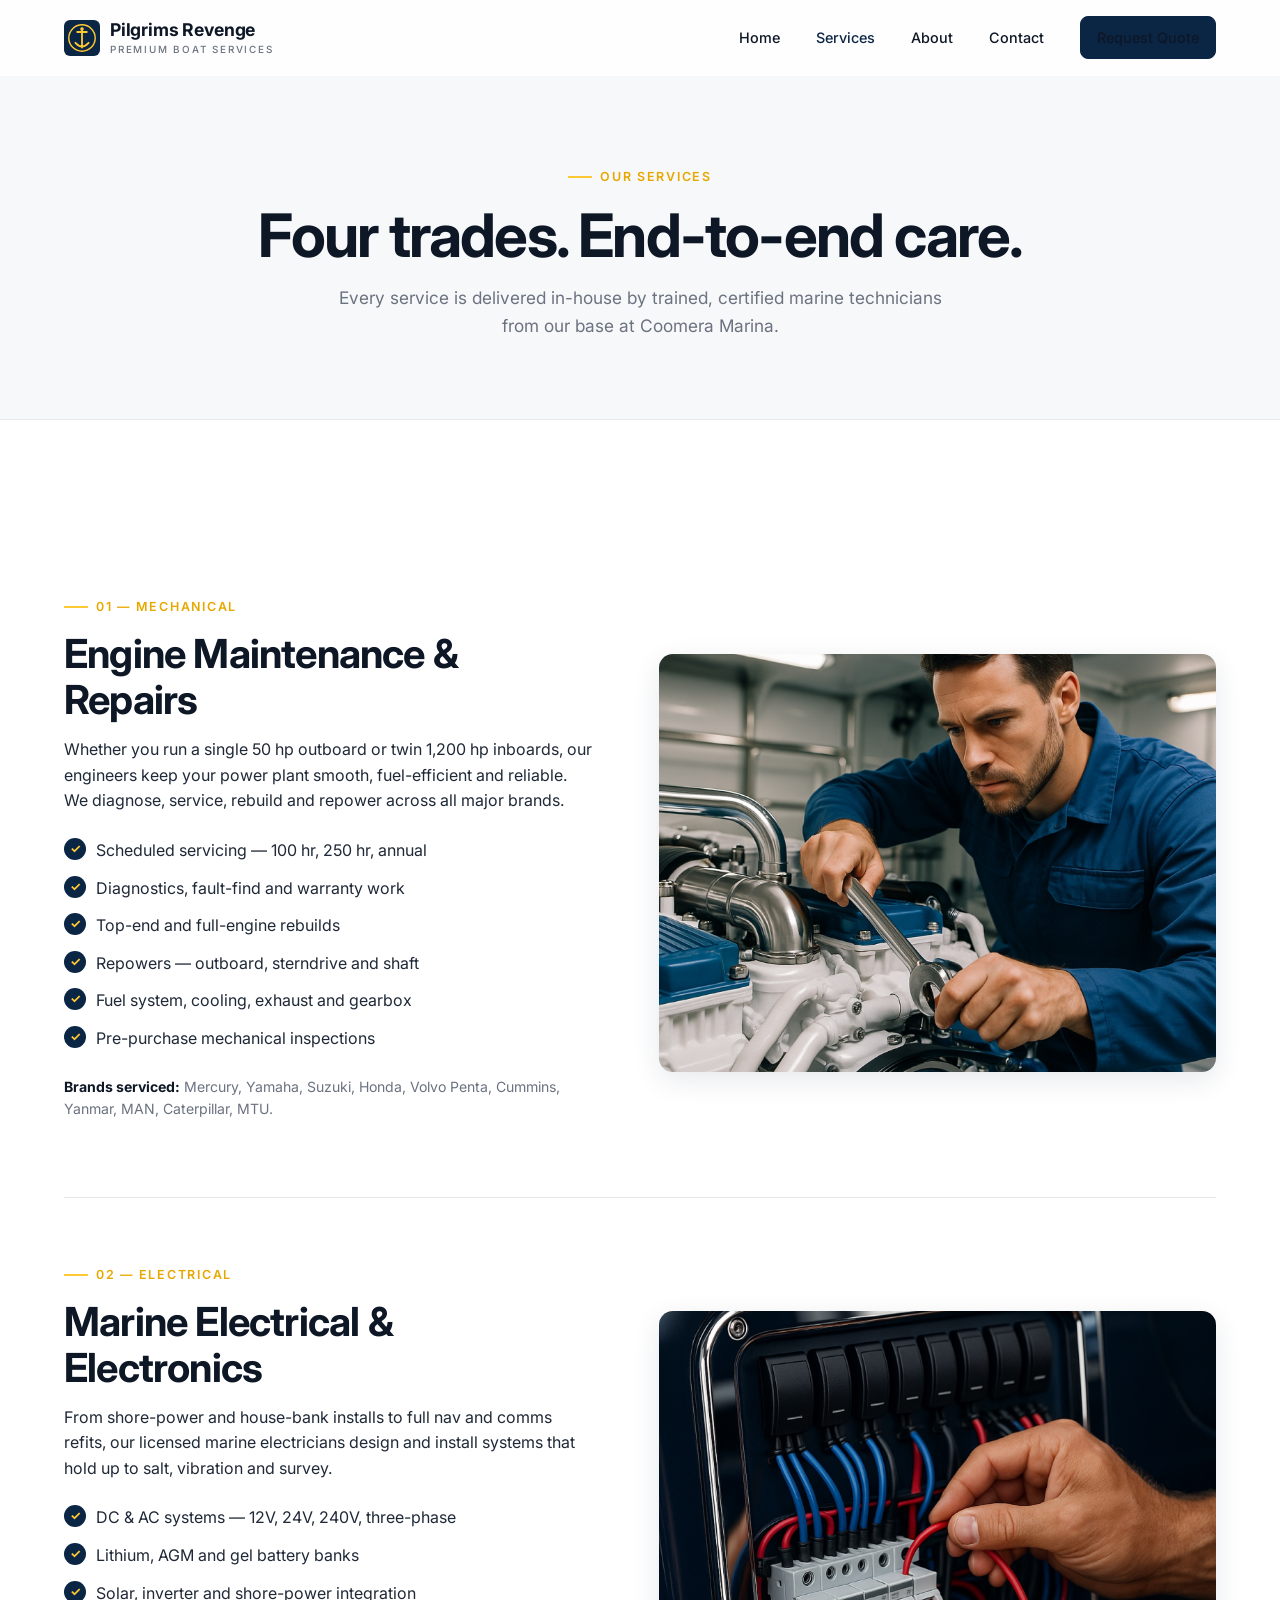
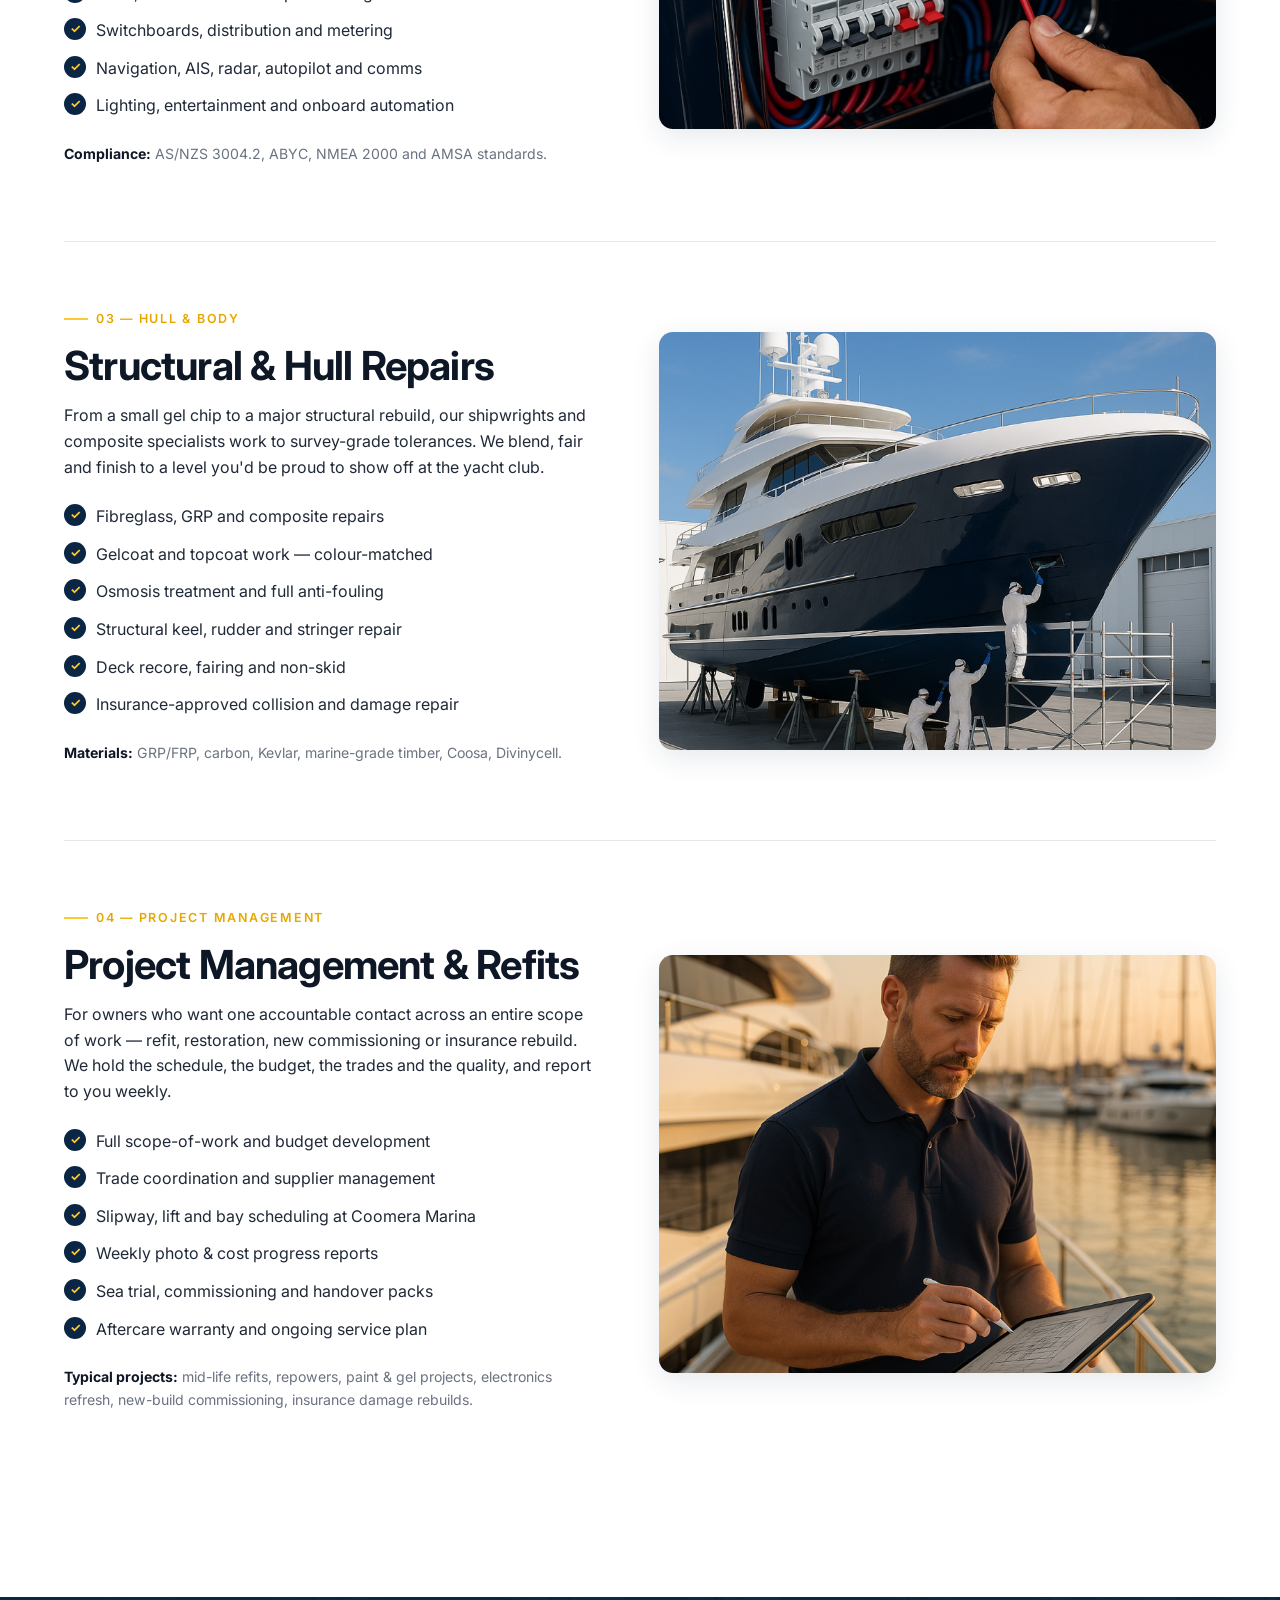
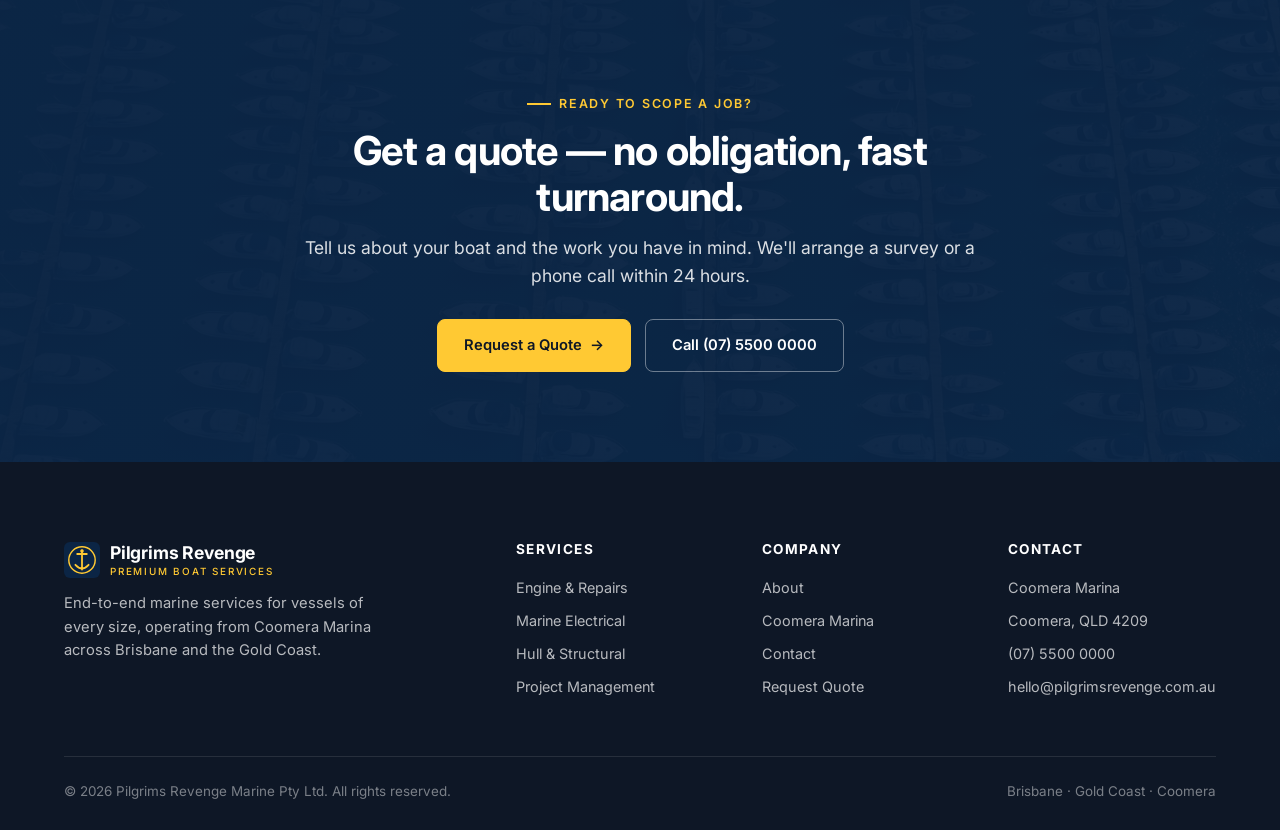
<file: services.html>
<!DOCTYPE html>
<html lang="en">
<head>
<meta charset="UTF-8">
<meta name="viewport" content="width=device-width, initial-scale=1.0">
<title>Services — Pilgrims Revenge Marine</title>
<meta name="description" content="Engine maintenance, marine electrical, structural &amp; hull repairs and project management — for boats of every size, run from Coomera Marina.">
<meta name="theme-color" content="#0b2545">
<link rel="preconnect" href="https://fonts.googleapis.com">
<link rel="preconnect" href="https://fonts.gstatic.com" crossorigin>
<link href="https://fonts.googleapis.com/css2?family=Inter:wght@300;400;500;600;700;800&display=swap" rel="stylesheet">
<link rel="stylesheet" href="css/styles.css">
<link rel="icon" type="image/svg+xml" href="images/favicon.svg">
</head>
<body>

<header class="site-header" id="header">
  <nav class="nav">
    <a href="index.html" class="brand">
      <svg class="brand-mark" viewBox="0 0 60 60" xmlns="http://www.w3.org/2000/svg">
        <rect width="60" height="60" rx="10" fill="#0b2545"/>
        <circle cx="30" cy="30" r="22" fill="none" stroke="#ffc933" stroke-width="2.4"/>
        <path d="M30 14 L30 46 M22 20 L38 20 M19 38 Q30 50 41 38" stroke="#ffc933" stroke-width="3" stroke-linecap="round" fill="none"/>
        <circle cx="30" cy="15" r="3" fill="#ffc933"/>
      </svg>
      <span class="brand-text">Pilgrims Revenge<small>Premium Boat Services</small></span>
    </a>
    <button class="nav-toggle" aria-label="Toggle navigation">☰</button>
    <ul class="nav-links">
      <li><a href="index.html">Home</a></li>
      <li><a href="services.html" class="active">Services</a></li>
      <li><a href="about.html">About</a></li>
      <li><a href="contact.html">Contact</a></li>
      <li><a href="contact.html" class="btn btn-primary btn-sm">Request Quote</a></li>
    </ul>
  </nav>
</header>

<section class="page-hero">
  <div class="container">
    <span class="eyebrow">Our Services</span>
    <h1>Four trades. End-to-end care.</h1>
    <p>Every service is delivered in-house by trained, certified marine technicians from our base at Coomera Marina.</p>
  </div>
</section>

<section>
  <div class="container">

    <!-- ENGINE -->
    <div class="service-detail" id="engine">
      <div>
        <span class="eyebrow">01 — Mechanical</span>
        <h2>Engine Maintenance &amp; Repairs</h2>
        <p>Whether you run a single 50 hp outboard or twin 1,200 hp inboards, our engineers keep your power plant smooth, fuel-efficient and reliable. We diagnose, service, rebuild and repower across all major brands.</p>
        <ul class="feature-list">
          <li>Scheduled servicing — 100 hr, 250 hr, annual</li>
          <li>Diagnostics, fault-find and warranty work</li>
          <li>Top-end and full-engine rebuilds</li>
          <li>Repowers — outboard, sterndrive and shaft</li>
          <li>Fuel system, cooling, exhaust and gearbox</li>
          <li>Pre-purchase mechanical inspections</li>
        </ul>
        <p class="brand-list"><strong>Brands serviced:</strong> Mercury, Yamaha, Suzuki, Honda, Volvo Penta, Cummins, Yanmar, MAN, Caterpillar, MTU.</p>
      </div>
      <div class="service-detail-image">
        <img src="images/engine.jpg" alt="Marine engine maintenance">
      </div>
    </div>

    <!-- ELECTRICAL -->
    <div class="service-detail reverse" id="electrical">
      <div class="service-detail-image">
        <img src="images/electrical.jpg" alt="Marine electrical work">
      </div>
      <div>
        <span class="eyebrow">02 — Electrical</span>
        <h2>Marine Electrical &amp; Electronics</h2>
        <p>From shore-power and house-bank installs to full nav and comms refits, our licensed marine electricians design and install systems that hold up to salt, vibration and survey.</p>
        <ul class="feature-list">
          <li>DC &amp; AC systems — 12V, 24V, 240V, three-phase</li>
          <li>Lithium, AGM and gel battery banks</li>
          <li>Solar, inverter and shore-power integration</li>
          <li>Switchboards, distribution and metering</li>
          <li>Navigation, AIS, radar, autopilot and comms</li>
          <li>Lighting, entertainment and onboard automation</li>
        </ul>
        <p class="brand-list"><strong>Compliance:</strong> AS/NZS 3004.2, ABYC, NMEA 2000 and AMSA standards.</p>
      </div>
    </div>

    <!-- STRUCTURAL -->
    <div class="service-detail" id="structural">
      <div>
        <span class="eyebrow">03 — Hull &amp; Body</span>
        <h2>Structural &amp; Hull Repairs</h2>
        <p>From a small gel chip to a major structural rebuild, our shipwrights and composite specialists work to survey-grade tolerances. We blend, fair and finish to a level you'd be proud to show off at the yacht club.</p>
        <ul class="feature-list">
          <li>Fibreglass, GRP and composite repairs</li>
          <li>Gelcoat and topcoat work — colour-matched</li>
          <li>Osmosis treatment and full anti-fouling</li>
          <li>Structural keel, rudder and stringer repair</li>
          <li>Deck recore, fairing and non-skid</li>
          <li>Insurance-approved collision and damage repair</li>
        </ul>
        <p class="brand-list"><strong>Materials:</strong> GRP/FRP, carbon, Kevlar, marine-grade timber, Coosa, Divinycell.</p>
      </div>
      <div class="service-detail-image">
        <img src="images/hull.jpg" alt="Hull repair work">
      </div>
    </div>

    <!-- PROJECT MANAGEMENT -->
    <div class="service-detail reverse" id="project">
      <div class="service-detail-image">
        <img src="images/project.jpg" alt="Project management aboard a yacht">
      </div>
      <div>
        <span class="eyebrow">04 — Project Management</span>
        <h2>Project Management &amp; Refits</h2>
        <p>For owners who want one accountable contact across an entire scope of work — refit, restoration, new commissioning or insurance rebuild. We hold the schedule, the budget, the trades and the quality, and report to you weekly.</p>
        <ul class="feature-list">
          <li>Full scope-of-work and budget development</li>
          <li>Trade coordination and supplier management</li>
          <li>Slipway, lift and bay scheduling at Coomera Marina</li>
          <li>Weekly photo &amp; cost progress reports</li>
          <li>Sea trial, commissioning and handover packs</li>
          <li>Aftercare warranty and ongoing service plan</li>
        </ul>
        <p class="brand-list"><strong>Typical projects:</strong> mid-life refits, repowers, paint &amp; gel projects, electronics refresh, new-build commissioning, insurance damage rebuilds.</p>
      </div>
    </div>

  </div>
</section>

<section class="cta-banner">
  <div class="container">
    <div class="cta-banner-inner">
      <span class="eyebrow" style="color: var(--yellow);">Ready to scope a job?</span>
      <h2>Get a quote — no obligation, fast turnaround.</h2>
      <p>Tell us about your boat and the work you have in mind. We'll arrange a survey or a phone call within 24 hours.</p>
      <div class="cta-buttons">
        <a href="contact.html" class="btn btn-yellow">Request a Quote <span class="arrow">→</span></a>
        <a href="tel:+61755000000" class="btn btn-on-dark">Call (07) 5500 0000</a>
      </div>
    </div>
  </div>
</section>

<footer>
  <div class="container">
    <div class="footer-grid">
      <div class="footer-brand">
        <a href="index.html" class="brand">
          <svg class="brand-mark" viewBox="0 0 60 60" xmlns="http://www.w3.org/2000/svg">
            <rect width="60" height="60" rx="10" fill="#0b2545"/>
            <circle cx="30" cy="30" r="22" fill="none" stroke="#ffc933" stroke-width="2.4"/>
            <path d="M30 14 L30 46 M22 20 L38 20 M19 38 Q30 50 41 38" stroke="#ffc933" stroke-width="3" stroke-linecap="round" fill="none"/>
            <circle cx="30" cy="15" r="3" fill="#ffc933"/>
          </svg>
          <span class="brand-text">Pilgrims Revenge<small>Premium Boat Services</small></span>
        </a>
        <p>End-to-end marine services for vessels of every size, operating from Coomera Marina across Brisbane and the Gold Coast.</p>
      </div>
      <div>
        <h4>Services</h4>
        <ul>
          <li><a href="services.html#engine">Engine &amp; Repairs</a></li>
          <li><a href="services.html#electrical">Marine Electrical</a></li>
          <li><a href="services.html#structural">Hull &amp; Structural</a></li>
          <li><a href="services.html#project">Project Management</a></li>
        </ul>
      </div>
      <div>
        <h4>Company</h4>
        <ul>
          <li><a href="about.html">About</a></li>
          <li><a href="about.html#marina">Coomera Marina</a></li>
          <li><a href="contact.html">Contact</a></li>
          <li><a href="contact.html#quote">Request Quote</a></li>
        </ul>
      </div>
      <div>
        <h4>Contact</h4>
        <ul>
          <li>Coomera Marina</li>
          <li>Coomera, QLD 4209</li>
          <li><a href="tel:+61755000000">(07) 5500 0000</a></li>
          <li><a href="mailto:hello@pilgrimsrevenge.com.au">hello@pilgrimsrevenge.com.au</a></li>
        </ul>
      </div>
    </div>
    <div class="footer-bottom">
      <div>© <span id="year"></span> Pilgrims Revenge Marine Pty Ltd. All rights reserved.</div>
      <div>Brisbane · Gold Coast · Coomera</div>
    </div>
  </div>
</footer>

<script src="js/main.js"></script>
</body>
</html>
</file>
<file: css/styles.css>
/* ===================================================================
   PILGRIMS REVENGE — Premium Boat Services
   Clean, modern, sans-serif. White / navy / yellow.
   =================================================================== */

:root {
  --navy: #0b2545;
  --navy-deep: #061a35;
  --navy-soft: #13315c;
  --yellow: #ffc933;
  --yellow-deep: #e6a800;
  --ink: #0e1726;
  --text: #1f2937;
  --muted: #6b7280;
  --line: #e5e7eb;
  --bg: #ffffff;
  --bg-soft: #f7f8fa;
  --bg-tint: #f0f4fa;

  --shadow-xs: 0 1px 2px rgba(11, 37, 69, 0.05);
  --shadow-sm: 0 2px 8px rgba(11, 37, 69, 0.06);
  --shadow-md: 0 8px 28px rgba(11, 37, 69, 0.10);
  --shadow-lg: 0 20px 50px rgba(11, 37, 69, 0.18);

  --radius: 14px;
  --radius-sm: 8px;
  --maxw: 1200px;

  --font: 'Inter', -apple-system, BlinkMacSystemFont, 'Segoe UI', Roboto, system-ui, sans-serif;
}

/* ----- Reset ----- */
*, *::before, *::after { box-sizing: border-box; margin: 0; padding: 0; }
html { scroll-behavior: smooth; }
body {
  font-family: var(--font);
  font-size: 16px;
  color: var(--text);
  background: var(--bg);
  line-height: 1.6;
  -webkit-font-smoothing: antialiased;
  overflow-x: hidden;
}
img { max-width: 100%; display: block; }
a { color: var(--navy); text-decoration: none; transition: color 0.15s ease; }
a:hover { color: var(--yellow-deep); }
button { font-family: inherit; cursor: pointer; }

/* ----- Typography ----- */
h1, h2, h3, h4, h5 {
  font-family: var(--font);
  color: var(--ink);
  letter-spacing: -0.02em;
  line-height: 1.15;
  font-weight: 700;
}
h1 { font-size: clamp(2.4rem, 5vw, 3.75rem); letter-spacing: -0.03em; }
h2 { font-size: clamp(1.85rem, 3.4vw, 2.5rem); }
h3 { font-size: 1.25rem; }
h4 { font-size: 1rem; }
p { margin-bottom: 1rem; }

.eyebrow {
  display: inline-flex;
  align-items: center;
  gap: 8px;
  font-size: 0.78rem;
  font-weight: 600;
  letter-spacing: 0.14em;
  text-transform: uppercase;
  color: var(--yellow-deep);
  margin-bottom: 14px;
}
.eyebrow::before {
  content: '';
  width: 24px;
  height: 2px;
  background: var(--yellow);
}

/* ----- Layout ----- */
.container { width: 100%; max-width: var(--maxw); margin: 0 auto; padding: 0 24px; }
section { padding: 110px 0; }
.section-header { max-width: 760px; margin: 0 auto 64px; text-align: center; }
.section-header.left { margin-left: 0; text-align: left; }
.section-header p { font-size: 1.1rem; color: var(--muted); }

/* ----- Header / Nav ----- */
.site-header {
  position: fixed;
  top: 0; left: 0; right: 0;
  z-index: 100;
  background: rgba(255, 255, 255, 0.85);
  backdrop-filter: saturate(140%) blur(14px);
  border-bottom: 1px solid transparent;
  transition: all 0.25s ease;
}
.site-header.scrolled {
  background: rgba(255, 255, 255, 0.96);
  border-bottom-color: var(--line);
  box-shadow: var(--shadow-xs);
}
.nav {
  display: flex;
  align-items: center;
  justify-content: space-between;
  padding: 16px 24px;
  max-width: var(--maxw);
  margin: 0 auto;
}
.brand {
  display: flex;
  align-items: center;
  gap: 10px;
  color: var(--ink);
  font-weight: 700;
  font-size: 1.1rem;
  letter-spacing: -0.01em;
}
.brand:hover { color: var(--navy); }
.brand-mark { width: 36px; height: 36px; flex-shrink: 0; }
.brand-text { display: flex; flex-direction: column; line-height: 1.05; }
.brand-text small {
  font-size: 0.62rem;
  font-weight: 500;
  letter-spacing: 0.18em;
  color: var(--muted);
  margin-top: 4px;
  text-transform: uppercase;
}
.nav-links {
  display: flex;
  list-style: none;
  gap: 36px;
  align-items: center;
}
.nav-links a {
  color: var(--ink);
  font-size: 0.9rem;
  font-weight: 500;
  position: relative;
}
.nav-links a:not(.btn):hover { color: var(--navy); }
.nav-links a:not(.btn).active { color: var(--navy); }
.nav-toggle {
  display: none;
  background: transparent;
  border: 0;
  color: var(--ink);
  font-size: 1.4rem;
  padding: 6px;
}

/* ----- Buttons ----- */
.btn {
  display: inline-flex;
  align-items: center;
  gap: 8px;
  padding: 14px 26px;
  border-radius: var(--radius-sm);
  font-weight: 600;
  font-size: 0.92rem;
  letter-spacing: 0;
  transition: all 0.2s ease;
  border: 1.5px solid transparent;
}
.btn-primary {
  background: var(--navy);
  color: #fff;
  border-color: var(--navy);
}
.btn-primary:hover {
  background: var(--navy-deep);
  color: #fff;
  transform: translateY(-1px);
  box-shadow: var(--shadow-md);
}
.btn-yellow {
  background: var(--yellow);
  color: var(--ink);
  border-color: var(--yellow);
}
.btn-yellow:hover {
  background: var(--yellow-deep);
  color: var(--ink);
  transform: translateY(-1px);
  box-shadow: var(--shadow-md);
}
.btn-ghost {
  background: transparent;
  color: var(--ink);
  border-color: var(--line);
}
.btn-ghost:hover {
  border-color: var(--ink);
  color: var(--ink);
}
.btn-on-dark {
  background: transparent;
  color: #fff;
  border-color: rgba(255, 255, 255, 0.4);
}
.btn-on-dark:hover {
  background: #fff;
  color: var(--navy);
  border-color: #fff;
}
.btn .arrow { transition: transform 0.2s ease; }
.btn:hover .arrow { transform: translateX(3px); }
.btn-sm { padding: 9px 16px; font-size: 0.85rem; }

/* ----- Hero ----- */
.hero {
  position: relative;
  min-height: 92vh;
  display: flex;
  align-items: center;
  padding: 130px 0 80px;
  overflow: hidden;
  background: var(--bg);
}
.hero-grid {
  display: grid;
  grid-template-columns: 1.05fr 1fr;
  gap: 64px;
  align-items: center;
  width: 100%;
}
.hero-text h1 {
  margin-bottom: 22px;
}
.hero-text h1 .accent {
  color: var(--yellow-deep);
  position: relative;
  display: inline-block;
}
.hero-text h1 .accent::after {
  content: '';
  position: absolute;
  left: 0; right: 0;
  bottom: 4px;
  height: 10px;
  background: var(--yellow);
  opacity: 0.35;
  z-index: -1;
}
.hero-tagline {
  font-size: 1.2rem;
  color: var(--muted);
  margin-bottom: 32px;
  max-width: 520px;
}
.hero-buttons {
  display: flex;
  gap: 14px;
  flex-wrap: wrap;
  margin-bottom: 48px;
}
.hero-stats {
  display: flex;
  gap: 48px;
  flex-wrap: wrap;
  border-top: 1px solid var(--line);
  padding-top: 28px;
}
.stat-num {
  font-size: 2.1rem;
  font-weight: 700;
  color: var(--navy);
  line-height: 1;
  letter-spacing: -0.02em;
}
.stat-label {
  font-size: 0.82rem;
  text-transform: uppercase;
  letter-spacing: 0.1em;
  color: var(--muted);
  margin-top: 6px;
}
.hero-image {
  position: relative;
  border-radius: var(--radius);
  overflow: hidden;
  aspect-ratio: 4/5;
  box-shadow: var(--shadow-lg);
  background: var(--bg-soft);
}
.hero-image img {
  width: 100%;
  height: 100%;
  object-fit: cover;
}
.hero-image::after {
  content: '';
  position: absolute;
  inset: 0;
  background: linear-gradient(180deg, transparent 50%, rgba(11, 37, 69, 0.25) 100%);
}
.hero-floating {
  position: absolute;
  bottom: 24px;
  left: 24px;
  right: 24px;
  background: rgba(255, 255, 255, 0.96);
  backdrop-filter: blur(10px);
  border-radius: var(--radius-sm);
  padding: 18px 22px;
  display: flex;
  align-items: center;
  gap: 14px;
  z-index: 2;
}
.hero-floating .icon {
  width: 42px; height: 42px;
  background: var(--yellow);
  border-radius: 50%;
  display: flex;
  align-items: center;
  justify-content: center;
  font-size: 1.2rem;
  flex-shrink: 0;
}
.hero-floating-text strong { color: var(--ink); display: block; font-size: 0.95rem; }
.hero-floating-text span { color: var(--muted); font-size: 0.8rem; }

/* ----- Logo strip ----- */
.partners {
  background: var(--bg-soft);
  padding: 36px 0;
  border-top: 1px solid var(--line);
  border-bottom: 1px solid var(--line);
}
.partners-inner {
  display: flex;
  align-items: center;
  justify-content: space-between;
  gap: 32px;
  flex-wrap: wrap;
}
.partners-inner .label {
  font-size: 0.82rem;
  font-weight: 600;
  letter-spacing: 0.12em;
  text-transform: uppercase;
  color: var(--muted);
}
.partners-list {
  display: flex;
  gap: 36px;
  flex-wrap: wrap;
  align-items: center;
  font-weight: 600;
  color: var(--navy);
  letter-spacing: 0.02em;
}
.partners-list span { font-size: 0.95rem; opacity: 0.7; }

/* ----- Services ----- */
.services-grid {
  display: grid;
  grid-template-columns: repeat(auto-fit, minmax(260px, 1fr));
  gap: 24px;
}
.service-card {
  background: var(--bg);
  border: 1px solid var(--line);
  border-radius: var(--radius);
  overflow: hidden;
  transition: all 0.25s ease;
  display: flex;
  flex-direction: column;
}
.service-card:hover {
  transform: translateY(-4px);
  box-shadow: var(--shadow-md);
  border-color: transparent;
}
.service-card-image {
  aspect-ratio: 4/3;
  background: var(--bg-soft);
  position: relative;
  overflow: hidden;
}
.service-card-image img {
  width: 100%; height: 100%;
  object-fit: cover;
  transition: transform 0.5s ease;
}
.service-card:hover .service-card-image img { transform: scale(1.04); }
.service-card-image .num {
  position: absolute;
  top: 14px; left: 14px;
  background: var(--yellow);
  color: var(--ink);
  font-size: 0.75rem;
  font-weight: 700;
  letter-spacing: 0.06em;
  padding: 5px 10px;
  border-radius: 4px;
}
.service-card-body { padding: 26px; flex-grow: 1; display: flex; flex-direction: column; }
.service-card h3 { color: var(--ink); margin-bottom: 8px; }
.service-card p { color: var(--muted); font-size: 0.95rem; flex-grow: 1; margin-bottom: 18px; }
.service-card a {
  font-weight: 600;
  font-size: 0.9rem;
  color: var(--navy);
  display: inline-flex;
  align-items: center;
  gap: 6px;
}
.service-card a:hover { color: var(--yellow-deep); }
.service-card a .arrow { transition: transform 0.2s ease; }
.service-card a:hover .arrow { transform: translateX(3px); }

/* ----- Split / about block ----- */
.split-section { padding: 110px 0; background: var(--bg); }
.split-section.tinted { background: var(--bg-soft); }
.split {
  display: grid;
  grid-template-columns: 1fr 1.05fr;
  gap: 64px;
  align-items: center;
}
.split.reverse > :first-child { order: 2; }
.split-content h2 { margin-bottom: 18px; }
.split-content > p { color: var(--text); font-size: 1.02rem; }
.split-content > p:not(:last-child) { margin-bottom: 1rem; }
.feature-list {
  list-style: none;
  margin: 24px 0;
  display: grid;
  gap: 12px;
}
.feature-list li {
  padding: 0 0 0 32px;
  position: relative;
  color: var(--text);
}
.feature-list li::before {
  content: '✓';
  position: absolute;
  left: 0;
  top: 0;
  width: 22px;
  height: 22px;
  background: var(--navy);
  color: var(--yellow);
  border-radius: 50%;
  font-size: 0.78rem;
  font-weight: 700;
  text-align: center;
  line-height: 22px;
}
.split-image {
  border-radius: var(--radius);
  overflow: hidden;
  box-shadow: var(--shadow-lg);
  position: relative;
  aspect-ratio: 4/5;
  background: var(--bg-soft);
}
.split-image img { width: 100%; height: 100%; object-fit: cover; }
.split-image .badge {
  position: absolute;
  bottom: 22px;
  left: 22px;
  background: var(--yellow);
  color: var(--ink);
  padding: 10px 16px;
  font-weight: 600;
  font-size: 0.82rem;
  letter-spacing: 0.05em;
  border-radius: var(--radius-sm);
  box-shadow: var(--shadow-sm);
}

/* ----- Process ----- */
.process-section {
  background: var(--navy);
  color: rgba(255, 255, 255, 0.85);
  position: relative;
  overflow: hidden;
}
.process-section::before {
  content: '';
  position: absolute;
  top: -100px; right: -100px;
  width: 360px; height: 360px;
  background: radial-gradient(circle, rgba(255, 201, 51, 0.16) 0%, transparent 70%);
}
.process-section h2 { color: #fff; }
.process-section .section-header p { color: rgba(255, 255, 255, 0.7); }
.process-section .eyebrow { color: var(--yellow); }
.process-section .eyebrow::before { background: var(--yellow); }
.process-grid {
  display: grid;
  grid-template-columns: repeat(4, 1fr);
  gap: 24px;
  position: relative;
}
.process-step {
  padding: 32px 22px;
  border: 1px solid rgba(255, 255, 255, 0.1);
  border-radius: var(--radius);
  background: rgba(255, 255, 255, 0.04);
  backdrop-filter: blur(4px);
  transition: all 0.25s ease;
}
.process-step:hover {
  border-color: var(--yellow);
  transform: translateY(-4px);
}
.process-num {
  font-size: 0.85rem;
  font-weight: 700;
  color: var(--yellow);
  letter-spacing: 0.1em;
  margin-bottom: 14px;
}
.process-step h4 { color: #fff; font-size: 1.1rem; margin-bottom: 10px; }
.process-step p { color: rgba(255, 255, 255, 0.7); font-size: 0.92rem; margin: 0; }

/* ----- Fleet ----- */
.fleet-section { background: var(--bg); }
.fleet-grid {
  display: grid;
  grid-template-columns: repeat(3, 1fr);
  gap: 24px;
}
.fleet-item {
  background: var(--bg);
  border: 1.5px solid var(--line);
  border-radius: var(--radius);
  padding: 36px 28px;
  text-align: center;
  transition: all 0.25s ease;
}
.fleet-item:hover {
  border-color: var(--yellow);
  background: var(--bg-soft);
  transform: translateY(-4px);
}
.fleet-item .size {
  font-size: 2.2rem;
  font-weight: 700;
  color: var(--navy);
  display: block;
  margin-bottom: 6px;
  letter-spacing: -0.03em;
}
.fleet-item h3 { margin-bottom: 10px; color: var(--ink); }
.fleet-item p { font-size: 0.94rem; color: var(--muted); margin: 0; }

/* ----- Gallery ----- */
.gallery {
  display: grid;
  grid-template-columns: repeat(4, 1fr);
  gap: 12px;
}
.gallery-item {
  aspect-ratio: 4/5;
  border-radius: var(--radius-sm);
  overflow: hidden;
  background: var(--bg-soft);
  transition: all 0.25s ease;
}
.gallery-item:hover { transform: scale(1.02); box-shadow: var(--shadow-md); }
.gallery-item img { width: 100%; height: 100%; object-fit: cover; }
.gallery-item.tall { grid-row: span 2; }

/* ----- Testimonials ----- */
.testimonials-section { background: var(--bg-soft); }
.testimonials-grid {
  display: grid;
  grid-template-columns: repeat(3, 1fr);
  gap: 24px;
}
.testimonial {
  background: var(--bg);
  border-radius: var(--radius);
  padding: 32px;
  border: 1px solid var(--line);
}
.testimonial .quote-mark {
  color: var(--yellow);
  font-size: 2rem;
  line-height: 1;
  font-weight: 700;
  margin-bottom: 12px;
}
.testimonial p { color: var(--text); font-size: 1rem; margin-bottom: 20px; }
.testimonial-author {
  display: flex;
  align-items: center;
  gap: 12px;
  border-top: 1px solid var(--line);
  padding-top: 16px;
}
.testimonial-author .avatar {
  width: 44px; height: 44px;
  border-radius: 50%;
  background: var(--navy);
  color: var(--yellow);
  display: flex;
  align-items: center;
  justify-content: center;
  font-weight: 700;
}
.testimonial-author .name { font-weight: 600; color: var(--ink); font-size: 0.95rem; }
.testimonial-author .vessel { color: var(--muted); font-size: 0.82rem; }

/* ----- CTA Banner ----- */
.cta-banner {
  position: relative;
  background: var(--navy);
  color: #fff;
  padding: 90px 0;
  overflow: hidden;
  isolation: isolate;
}
.cta-banner::before {
  content: '';
  position: absolute;
  inset: 0;
  background-image: url('../images/marina.jpg');
  background-size: cover;
  background-position: center;
  opacity: 0.18;
  z-index: -1;
}
.cta-banner::after {
  content: '';
  position: absolute;
  inset: 0;
  background: linear-gradient(135deg, rgba(11, 37, 69, 0.92) 0%, rgba(11, 37, 69, 0.85) 100%);
  z-index: -1;
}
.cta-banner-inner { text-align: center; max-width: 720px; margin: 0 auto; }
.cta-banner h2 { color: #fff; margin-bottom: 14px; }
.cta-banner p { color: rgba(255, 255, 255, 0.85); font-size: 1.1rem; margin-bottom: 28px; }
.cta-buttons { display: flex; gap: 14px; justify-content: center; flex-wrap: wrap; }

/* ----- Footer ----- */
footer {
  background: var(--ink);
  color: rgba(255, 255, 255, 0.7);
  padding: 80px 0 28px;
}
.footer-grid {
  display: grid;
  grid-template-columns: 2fr 1fr 1fr 1fr;
  gap: 40px;
  margin-bottom: 48px;
}
footer .brand { color: #fff; margin-bottom: 14px; }
footer .brand:hover { color: var(--yellow); }
footer .brand-text small { color: var(--yellow); }
footer h4 {
  color: #fff;
  font-size: 0.85rem;
  text-transform: uppercase;
  letter-spacing: 0.1em;
  margin-bottom: 18px;
}
footer ul { list-style: none; }
footer li { margin-bottom: 10px; font-size: 0.9rem; }
footer a { color: rgba(255, 255, 255, 0.7); }
footer a:hover { color: var(--yellow); }
.footer-brand p { font-size: 0.92rem; max-width: 320px; }
.footer-bottom {
  border-top: 1px solid rgba(255, 255, 255, 0.1);
  padding-top: 24px;
  display: flex;
  justify-content: space-between;
  flex-wrap: wrap;
  gap: 12px;
  font-size: 0.84rem;
  color: rgba(255, 255, 255, 0.45);
}

/* ----- Sub-page hero ----- */
.page-hero {
  background: var(--bg-soft);
  padding: 160px 0 80px;
  text-align: center;
  border-bottom: 1px solid var(--line);
}
.page-hero h1 { margin-bottom: 14px; }
.page-hero p { color: var(--muted); font-size: 1.08rem; max-width: 640px; margin: 0 auto; }

/* ----- Service detail (services page) ----- */
.service-detail {
  display: grid;
  grid-template-columns: 1fr 1.05fr;
  gap: 64px;
  align-items: center;
  padding: 60px 0;
  border-bottom: 1px solid var(--line);
}
.service-detail:last-child { border-bottom: 0; }
.service-detail.reverse > :first-child { order: 2; }
.service-detail-image {
  border-radius: var(--radius);
  overflow: hidden;
  box-shadow: var(--shadow-md);
  aspect-ratio: 4/3;
  background: var(--bg-soft);
}
.service-detail-image img { width: 100%; height: 100%; object-fit: cover; }
.service-detail h2 { margin-bottom: 14px; }
.brand-list {
  font-size: 0.88rem;
  color: var(--muted);
  margin-top: 16px;
}
.brand-list strong { color: var(--ink); }

/* ----- Contact ----- */
.contact-section { background: var(--bg-soft); padding: 110px 0; }
.contact-grid {
  display: grid;
  grid-template-columns: 1fr 1.3fr;
  gap: 48px;
  align-items: start;
}
.contact-info-block {
  background: var(--bg);
  border-radius: var(--radius);
  padding: 24px;
  margin-bottom: 16px;
  border: 1px solid var(--line);
}
.contact-info-block h4 {
  color: var(--ink);
  text-transform: uppercase;
  letter-spacing: 0.1em;
  font-size: 0.78rem;
  margin-bottom: 8px;
  display: flex;
  align-items: center;
  gap: 8px;
}
.contact-info-block h4 .icon-pill {
  width: 28px; height: 28px;
  background: var(--yellow);
  border-radius: 50%;
  display: inline-flex;
  align-items: center;
  justify-content: center;
  font-size: 0.85rem;
}
.contact-info-block p { margin: 0; color: var(--text); font-size: 0.96rem; }
.contact-form {
  background: var(--bg);
  padding: 36px;
  border-radius: var(--radius);
  box-shadow: var(--shadow-sm);
  border: 1px solid var(--line);
}
.form-row { display: grid; grid-template-columns: 1fr 1fr; gap: 14px; }
.form-group { margin-bottom: 16px; }
.form-group label {
  display: block;
  font-size: 0.82rem;
  font-weight: 600;
  margin-bottom: 6px;
  color: var(--ink);
}
.form-group input,
.form-group select,
.form-group textarea {
  width: 100%;
  padding: 12px 14px;
  border: 1.5px solid var(--line);
  border-radius: var(--radius-sm);
  font-family: inherit;
  font-size: 0.96rem;
  color: var(--text);
  background: var(--bg);
  transition: border-color 0.15s, box-shadow 0.15s;
}
.form-group input:focus,
.form-group select:focus,
.form-group textarea:focus {
  outline: none;
  border-color: var(--navy);
  box-shadow: 0 0 0 3px rgba(11, 37, 69, 0.08);
}
.form-group textarea { min-height: 130px; resize: vertical; }

/* ----- Animations ----- */
@keyframes fadeUp {
  from { opacity: 0; transform: translateY(16px); }
  to { opacity: 1; transform: translateY(0); }
}
.fade-up { animation: fadeUp 0.7s ease forwards; }

/* ----- Responsive ----- */
@media (max-width: 980px) {
  .nav-links {
    display: none;
    position: absolute;
    top: 100%; left: 0; right: 0;
    background: #fff;
    flex-direction: column;
    padding: 20px;
    gap: 18px;
    border-bottom: 1px solid var(--line);
    box-shadow: var(--shadow-md);
  }
  .nav-links.open { display: flex; }
  .nav-toggle { display: block; }
  .hero-grid, .split, .service-detail, .contact-grid, .footer-grid {
    grid-template-columns: 1fr;
    gap: 40px;
  }
  .split.reverse > :first-child, .service-detail.reverse > :first-child { order: 0; }
  .process-grid { grid-template-columns: repeat(2, 1fr); }
  .testimonials-grid, .fleet-grid { grid-template-columns: 1fr; }
  .gallery { grid-template-columns: repeat(2, 1fr); }
  .form-row { grid-template-columns: 1fr; }
  section { padding: 70px 0; }
  .hero { min-height: auto; padding: 110px 0 60px; }
  .hero-image { aspect-ratio: 4/3; }
  .split-image { aspect-ratio: 4/3; }
}
@media (max-width: 560px) {
  .hero-buttons, .cta-buttons { flex-direction: column; align-items: stretch; }
  .btn { justify-content: center; }
  .hero-stats { gap: 24px; }
  .stat-num { font-size: 1.75rem; }
  .footer-bottom { flex-direction: column; text-align: center; }
}
</file>
